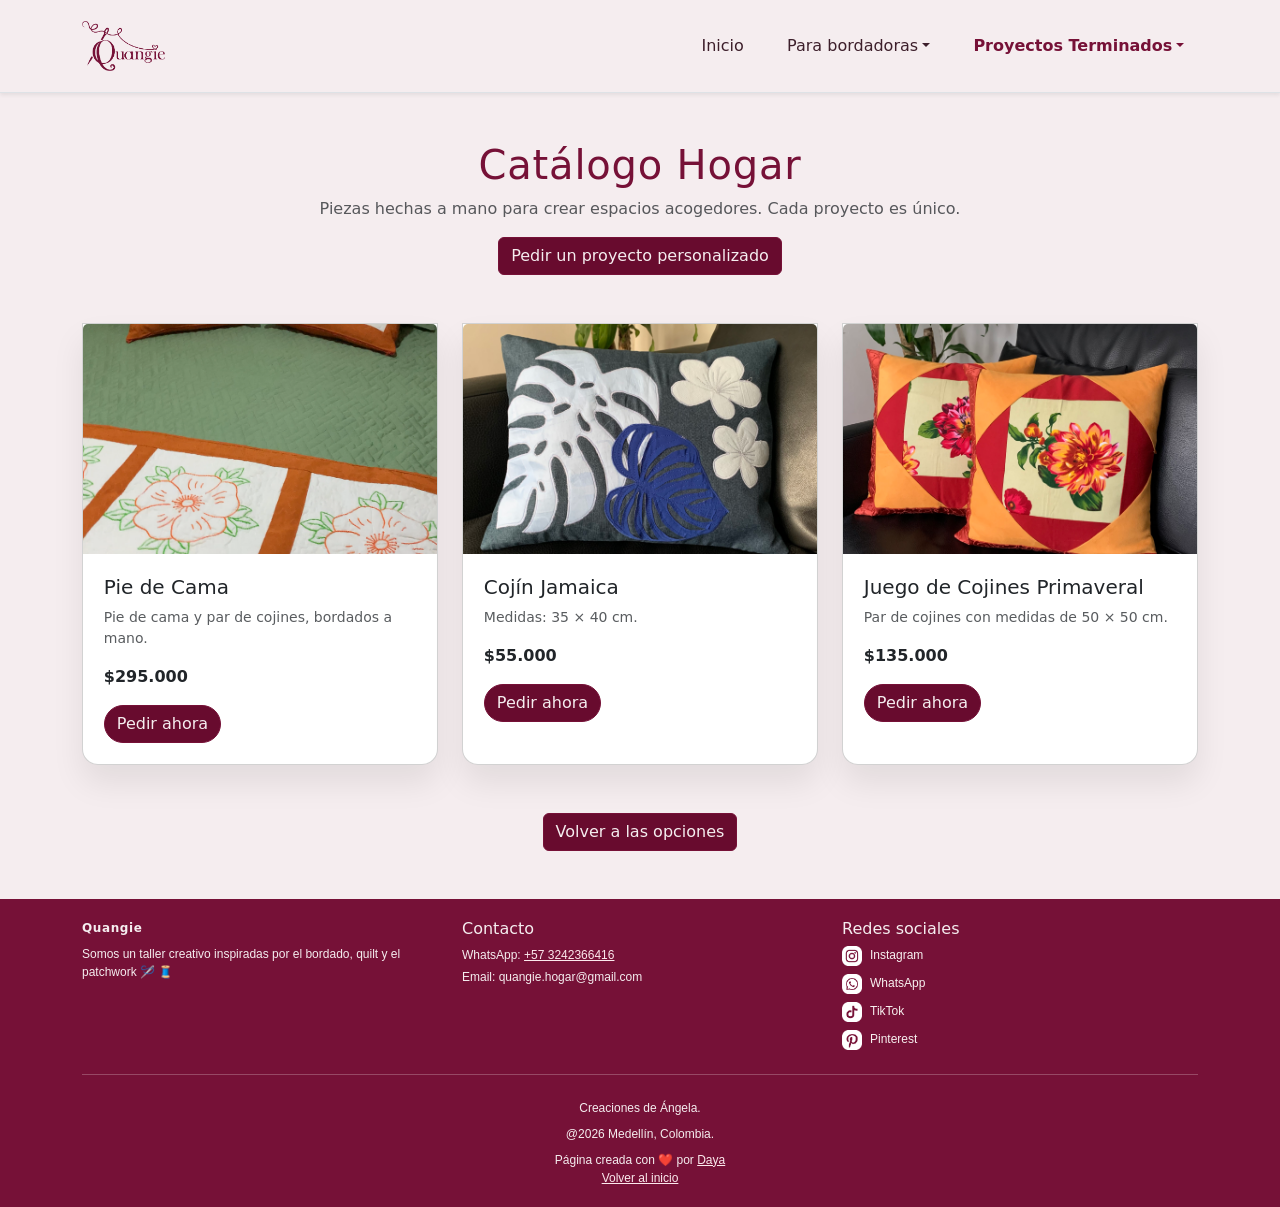
<file: catalogo-hogar.html>
<!doctype html>
<html lang="es">
  <head>
    <meta charset="utf-8">
    <meta name="viewport" content="width=device-width, initial-scale=1">
    <meta name="description" content="Catálogo de proyectos para el hogar de Quangie">
    <title>Quangie - Catálogo Hogar</title>
    <link rel="shortcut icon" href="./assets/Logo.png">
    <link rel="stylesheet" href="https://cdn.jsdelivr.net/npm/bootstrap@5.3.3/dist/css/bootstrap.min.css"
      integrity="sha384-QWTKZyjpPEjISv5WaRU9OFeRpok6YctnYmDr5pNlyT2bRjXh0JMhjY6hW+ALEwIH" crossorigin="anonymous">
    <link rel="stylesheet" href="style.css">
  </head>
  <body>
    <header>
      <nav class="navbar navbar-expand-lg border-bottom shadow-sm py-3">
        <div class="container">
          <a class="navbar-brand d-flex align-items-center" href="index.html"><img src="./assets/Logotipo.png" alt="Quangie" style="height:50px;width:auto;"></a>
          <button class="navbar-toggler" type="button" data-bs-toggle="collapse" data-bs-target="#navMenu" aria-controls="navMenu" aria-expanded="false" aria-label="Abrir menú"><span class="navbar-toggler-icon"></span></button>
          <div class="collapse navbar-collapse" id="navMenu"><ul class="navbar-nav ms-auto mb-2 mb-lg-0">
            <li class="nav-item"><a class="nav-link" href="index.html">Inicio</a></li>
            <li class="nav-item dropdown">
              <button type="button" class="nav-link dropdown-toggle" data-bs-toggle="dropdown" aria-expanded="false">Para bordadoras</button>
              <ul class="dropdown-menu">
                <li><a class="dropdown-item" href="plantillas.html">Plantillas</a></li>
                <li><a class="dropdown-item" href="ensamble.html">Ensamble</a></li>
                <li><a class="dropdown-item" href="galeria.html">Galería</a></li>
              </ul>
            </li>
            <li class="nav-item dropdown">
              <button type="button" class="nav-link dropdown-toggle active" data-bs-toggle="dropdown" aria-expanded="false">Proyectos Terminados</button>
              <ul class="dropdown-menu">
                <li><a class="dropdown-item" href="catalogo-infantil.html">Catálogo Infantil</a></li>
                <li><a class="dropdown-item active" aria-current="page" href="catalogo-hogar.html">Catálogo Hogar</a></li>
                <li><a class="dropdown-item" href="catalogo-navideno.html">Catálogo Navideño</a></li>
              </ul>
            </li>
          </ul></div>
        </div>
      </nav>
    </header>
    <main class="py-5 bg-soft">
      <div class="container">
        <div class="text-center mb-5">
          <h1 class="section-title" style="color:var(--quangie-primary);">Catálogo Hogar</h1>
          <p class="text-muted">Piezas hechas a mano para crear espacios acogedores. Cada proyecto es único.</p>
          <a href="https://wa.me/573242366416?text=Quiero%20hacer%20un%20pedido%20personalizado" target="_blank" rel="noopener noreferrer" class="btn btn-primary">Pedir un proyecto personalizado</a>
        </div>
        <div class="row g-4">
          <div class="col-md-4"><article class="card product-card h-100">
            <img src="./assets/IMG_9604.PNG" alt="Pie de cama bordado con cojines" class="card-img-top">
            <div class="card-body"><h2 class="h5">Pie de Cama</h2><p class="text-muted small">Pie de cama y par de cojines, bordados a mano.</p><p class="fw-semibold">$295.000</p>
              <a href="https://wa.me/573242366416?text=Hola%20Quisiera%20pedir%20el%20pie%20de%20Cama" target="_blank" rel="noopener noreferrer" class="btn btn-primary">Pedir ahora</a></div>
          </article></div>
          <div class="col-md-4"><article class="card product-card h-100">
            <img src="./assets/cojin1.jpg" alt="Cojín Jamaica" class="card-img-top">
            <div class="card-body"><h2 class="h5">Cojín Jamaica</h2><p class="text-muted small">Medidas: 35 × 40 cm.</p><p class="fw-semibold">$55.000</p>
              <a href="https://wa.me/573242366416?text=Hola%20Quisiera%20pedir%20el%20Coj%C3%ADn%20Jaimaicas" target="_blank" rel="noopener noreferrer" class="btn btn-primary">Pedir ahora</a></div>
          </article></div>
          <div class="col-md-4"><article class="card product-card h-100">
            <img src="./assets/cojin2.jpg" alt="Juego de cojines primaverales" class="card-img-top">
            <div class="card-body"><h2 class="h5">Juego de Cojines Primaveral</h2><p class="text-muted small">Par de cojines con medidas de 50 × 50 cm.</p><p class="fw-semibold">$135.000</p>
              <a href="https://wa.me/573242366416?text=Hola%20Quisiera%20pedir%20el%20juego%20de%20cojines%20Primaveral" target="_blank" rel="noopener noreferrer" class="btn btn-primary">Pedir ahora</a></div>
          </article></div>
        </div>
        <div class="text-center mt-5"><a href="index.html#hero" class="btn btn-primary">Volver a las opciones</a></div>
      </div>
    </main>
    <footer class="custom-footer">
      <div class="container">
        <div class="row gy-4">
          <div class="col-md-4">
            <p class="footer-brand mb-2">Quangie</p>
            <p class="footer-text">Somos un taller creativo inspiradas por el bordado, quilt y el patchwork 🪡 🧵</p>
          </div>
          <div class="col-md-4">
            <h6>Contacto</h6>
            <p class="footer-text mb-1">WhatsApp: <a href="https://wa.me/573242366416" class="footer-link">+57 3242366416</a></p>
            <p class="footer-text mb-0">Email: quangie.hogar@gmail.com</p>
          </div>
          <div class="col-md-4">
            <h6>Redes sociales</h6>
            <ul class="list-unstyled footer-text footer-social">
              <li><a href="https://www.instagram.com/quangie.hogar/" target="_blank"><img src="./assets/instagram.png" alt="Instagram" style="height: 20px; width: 20px; margin-right: 8px;">Instagram</a></li>
              <li style="margin-top: 8px;"><a href="https://wa.me/573242366416" target="_blank"><img src="./assets/whatsapp-icon.webp.png" alt="WhatsApp" style="height: 20px; width: 20px; margin-right: 8px;">WhatsApp</a></li>
              <li style="margin-top: 8px;"><a href="https://www.tiktok.com/@quangie.hogar" target="_blank"><img src="./assets/tiktok.png" alt="TikTok" style="height: 20px; width: 20px; margin-right: 8px;">TikTok</a></li>
              <li style="margin-top: 8px;"><a href="https://co.pinterest.com/quangiehogar/" target="_blank"><img src="./assets/pinterest.jpg.png" alt="Pinterest" style="height: 20px; width: 20px; margin-right: 8px;">Pinterest</a></li>
            </ul>
          </div>
        </div>
        <hr class="my-4">
        <div class="text-center footer-text">
          <p class="mb-2">Creaciones de Ángela.</p>
          <p class="mb-2">@2026 Medellín, Colombia.</p>
          <p class="mb-0">Página creada con ❤️ por <a href="https://www.behance.net/daya_arias" target="_blank" class="footer-link">Daya</a></p>
          <p class="mb-0"><a href="index.html" class="footer-link">Volver al inicio</a></p>
        </div>
      </div>
    </footer>
    <script src="https://cdn.jsdelivr.net/npm/bootstrap@5.3.3/dist/js/bootstrap.bundle.min.js"
      integrity="sha384-QWTKZyjpPEjISv5WaRU9OFeRpok6YctnYmDr5pNlyT2bRjXh0JMhjY6hW+ALEwIH" crossorigin="anonymous"></script>
  </body>
</html>
</file>
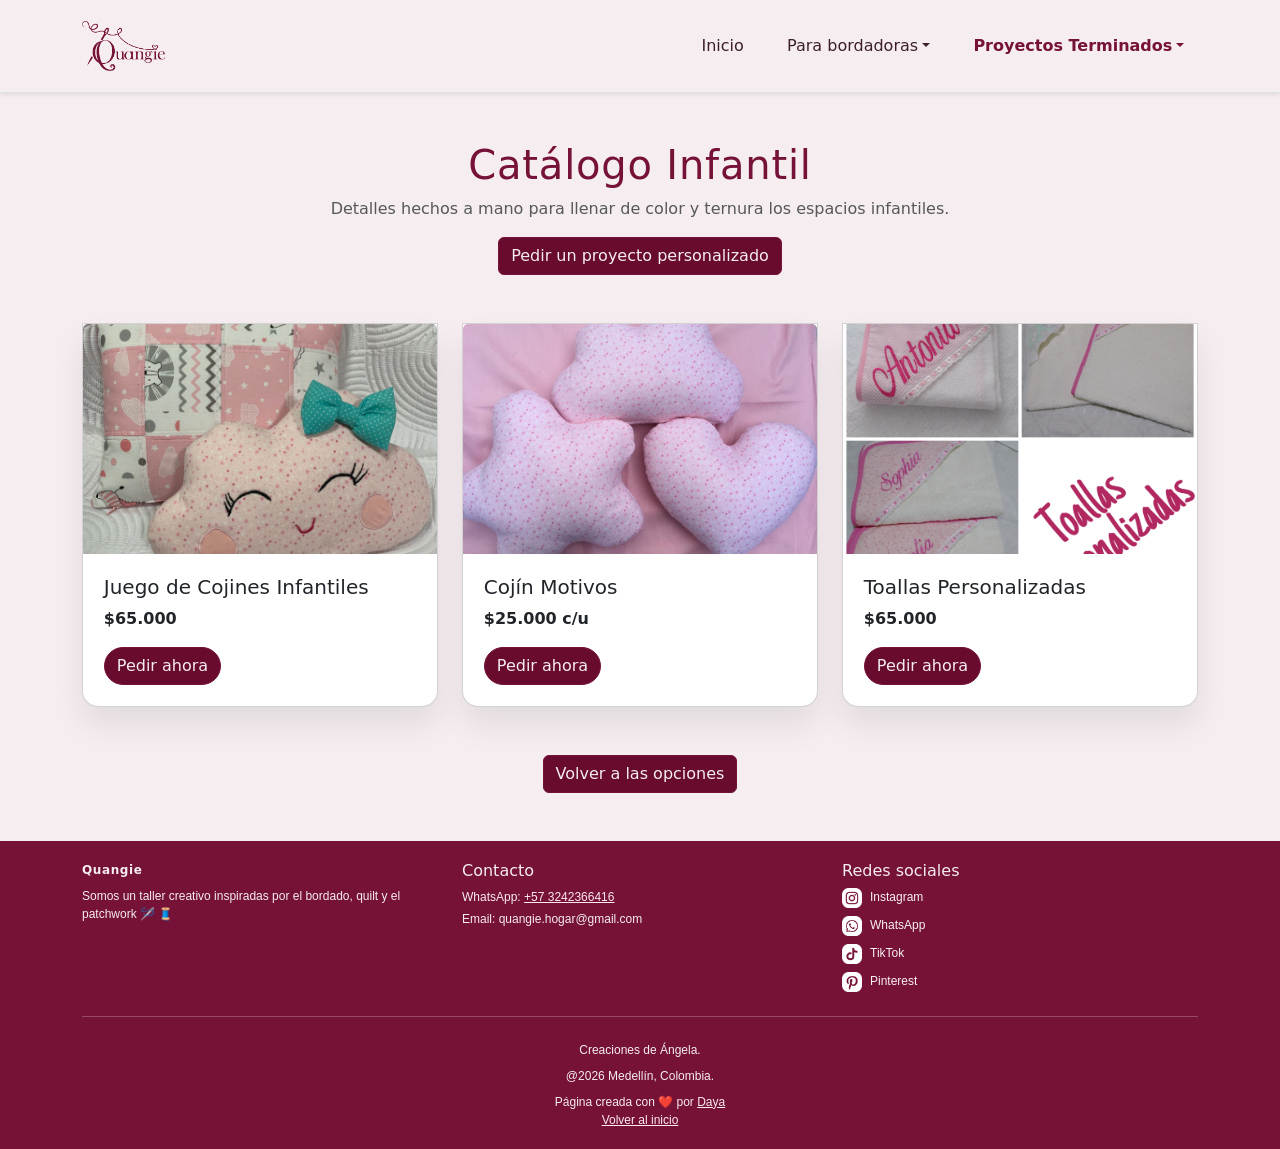
<file: catalogo-infantil.html>
<!doctype html>
<html lang="es">
  <head>
    <meta charset="utf-8">
    <meta name="viewport" content="width=device-width, initial-scale=1">
    <meta name="description" content="Catálogo de proyectos infantiles de Quangie">
    <title>Quangie - Catálogo Infantil</title>
    <link rel="shortcut icon" href="./assets/Logo.png">
    <link rel="stylesheet" href="https://cdn.jsdelivr.net/npm/bootstrap@5.3.3/dist/css/bootstrap.min.css"
      integrity="sha384-QWTKZyjpPEjISv5WaRU9OFeRpok6YctnYmDr5pNlyT2bRjXh0JMhjY6hW+ALEwIH" crossorigin="anonymous">
    <link rel="stylesheet" href="style.css">
  </head>
  <body>
    <header>
      <nav class="navbar navbar-expand-lg border-bottom shadow-sm py-3">
        <div class="container">
          <a class="navbar-brand d-flex align-items-center" href="index.html"><img src="./assets/Logotipo.png" alt="Quangie" style="height:50px;width:auto;"></a>
          <button class="navbar-toggler" type="button" data-bs-toggle="collapse" data-bs-target="#navMenu" aria-controls="navMenu" aria-expanded="false" aria-label="Abrir menú"><span class="navbar-toggler-icon"></span></button>
          <div class="collapse navbar-collapse" id="navMenu"><ul class="navbar-nav ms-auto mb-2 mb-lg-0">
            <li class="nav-item"><a class="nav-link" href="index.html">Inicio</a></li>
            <li class="nav-item dropdown">
              <button type="button" class="nav-link dropdown-toggle" data-bs-toggle="dropdown" aria-expanded="false">Para bordadoras</button>
              <ul class="dropdown-menu">
                <li><a class="dropdown-item" href="plantillas.html">Plantillas</a></li>
                <li><a class="dropdown-item" href="ensamble.html">Ensamble</a></li>
                <li><a class="dropdown-item" href="galeria.html">Galería</a></li>
              </ul>
            </li>
            <li class="nav-item dropdown">
              <button type="button" class="nav-link dropdown-toggle active" data-bs-toggle="dropdown" aria-expanded="false">Proyectos Terminados</button>
              <ul class="dropdown-menu">
                <li><a class="dropdown-item active" aria-current="page" href="catalogo-infantil.html">Catálogo Infantil</a></li>
                <li><a class="dropdown-item" href="catalogo-hogar.html">Catálogo Hogar</a></li>
                <li><a class="dropdown-item" href="catalogo-navideno.html">Catálogo Navideño</a></li>
              </ul>
            </li>
          </ul></div>
        </div>
      </nav>
    </header>
    <main class="py-5 bg-soft">
      <div class="container">
        <div class="text-center mb-5">
          <h1 class="section-title" style="color:var(--quangie-primary);">Catálogo Infantil</h1>
          <p class="text-muted">Detalles hechos a mano para llenar de color y ternura los espacios infantiles.</p>
          <a href="https://wa.me/573242366416?text=Quiero%20hacer%20un%20pedido%20personalizado" target="_blank" rel="noopener noreferrer" class="btn btn-primary">Pedir un proyecto personalizado</a>
        </div>
        <div class="row g-4">
          <div class="col-md-4"><article class="card product-card h-100">
            <img src="./assets/IMG-1099.jpg" alt="Juego de cojines infantiles" class="card-img-top">
            <div class="card-body"><h2 class="h5">Juego de Cojines Infantiles</h2><p class="fw-semibold">$65.000</p>
              <a href="https://wa.me/573242366416?text=Hola%20Quisiera%20pedir%20el%20juego%20de%20cojines%20Infantiles" target="_blank" rel="noopener noreferrer" class="btn btn-primary">Pedir ahora</a></div>
          </article></div>
          <div class="col-md-4"><article class="card product-card h-100">
            <img src="./assets/IMG-20200716-WA0009.jpg" alt="Cojín infantil con motivos" class="card-img-top">
            <div class="card-body"><h2 class="h5">Cojín Motivos</h2><p class="fw-semibold">$25.000 c/u</p>
              <a href="https://wa.me/573242366416?text=Hola%20Quisiera%20pedir%20el%20cojin%20Motivos" target="_blank" rel="noopener noreferrer" class="btn btn-primary">Pedir ahora</a></div>
          </article></div>
          <div class="col-md-4"><article class="card product-card h-100">
            <img src="./assets/Picsart_22-06-17_18-35-20-156.jpg" alt="Toallas personalizadas" class="card-img-top">
            <div class="card-body"><h2 class="h5">Toallas Personalizadas</h2><p class="fw-semibold">$65.000</p>
              <a href="https://wa.me/573242366416?text=Hola%20Quisiera%20pedir%20una%20tohalla%20Personalizada" target="_blank" rel="noopener noreferrer" class="btn btn-primary">Pedir ahora</a></div>
          </article></div>
        </div>
        <div class="text-center mt-5"><a href="index.html#hero" class="btn btn-primary">Volver a las opciones</a></div>
      </div>
    </main>
    <footer class="custom-footer">
      <div class="container">
        <div class="row gy-4">
          <div class="col-md-4">
            <p class="footer-brand mb-2">Quangie</p>
            <p class="footer-text">Somos un taller creativo inspiradas por el bordado, quilt y el patchwork 🪡 🧵</p>
          </div>
          <div class="col-md-4">
            <h6>Contacto</h6>
            <p class="footer-text mb-1">WhatsApp: <a href="https://wa.me/573242366416" class="footer-link">+57 3242366416</a></p>
            <p class="footer-text mb-0">Email: quangie.hogar@gmail.com</p>
          </div>
          <div class="col-md-4">
            <h6>Redes sociales</h6>
            <ul class="list-unstyled footer-text footer-social">
              <li><a href="https://www.instagram.com/quangie.hogar/" target="_blank"><img src="./assets/instagram.png" alt="Instagram" style="height: 20px; width: 20px; margin-right: 8px;">Instagram</a></li>
              <li style="margin-top: 8px;"><a href="https://wa.me/573242366416" target="_blank"><img src="./assets/whatsapp-icon.webp.png" alt="WhatsApp" style="height: 20px; width: 20px; margin-right: 8px;">WhatsApp</a></li>
              <li style="margin-top: 8px;"><a href="https://www.tiktok.com/@quangie.hogar" target="_blank"><img src="./assets/tiktok.png" alt="TikTok" style="height: 20px; width: 20px; margin-right: 8px;">TikTok</a></li>
              <li style="margin-top: 8px;"><a href="https://co.pinterest.com/quangiehogar/" target="_blank"><img src="./assets/pinterest.jpg.png" alt="Pinterest" style="height: 20px; width: 20px; margin-right: 8px;">Pinterest</a></li>
            </ul>
          </div>
        </div>
        <hr class="my-4">
        <div class="text-center footer-text">
          <p class="mb-2">Creaciones de Ángela.</p>
          <p class="mb-2">@2026 Medellín, Colombia.</p>
          <p class="mb-0">Página creada con ❤️ por <a href="https://www.behance.net/daya_arias" target="_blank" class="footer-link">Daya</a></p>
          <p class="mb-0"><a href="index.html" class="footer-link">Volver al inicio</a></p>
        </div>
      </div>
    </footer>
    <script src="https://cdn.jsdelivr.net/npm/bootstrap@5.3.3/dist/js/bootstrap.bundle.min.js"
      integrity="sha384-QWTKZyjpPEjISv5WaRU9OFeRpok6YctnYmDr5pNlyT2bRjXh0JMhjY6hW+ALEwIH" crossorigin="anonymous"></script>
  </body>
</html>
</file>
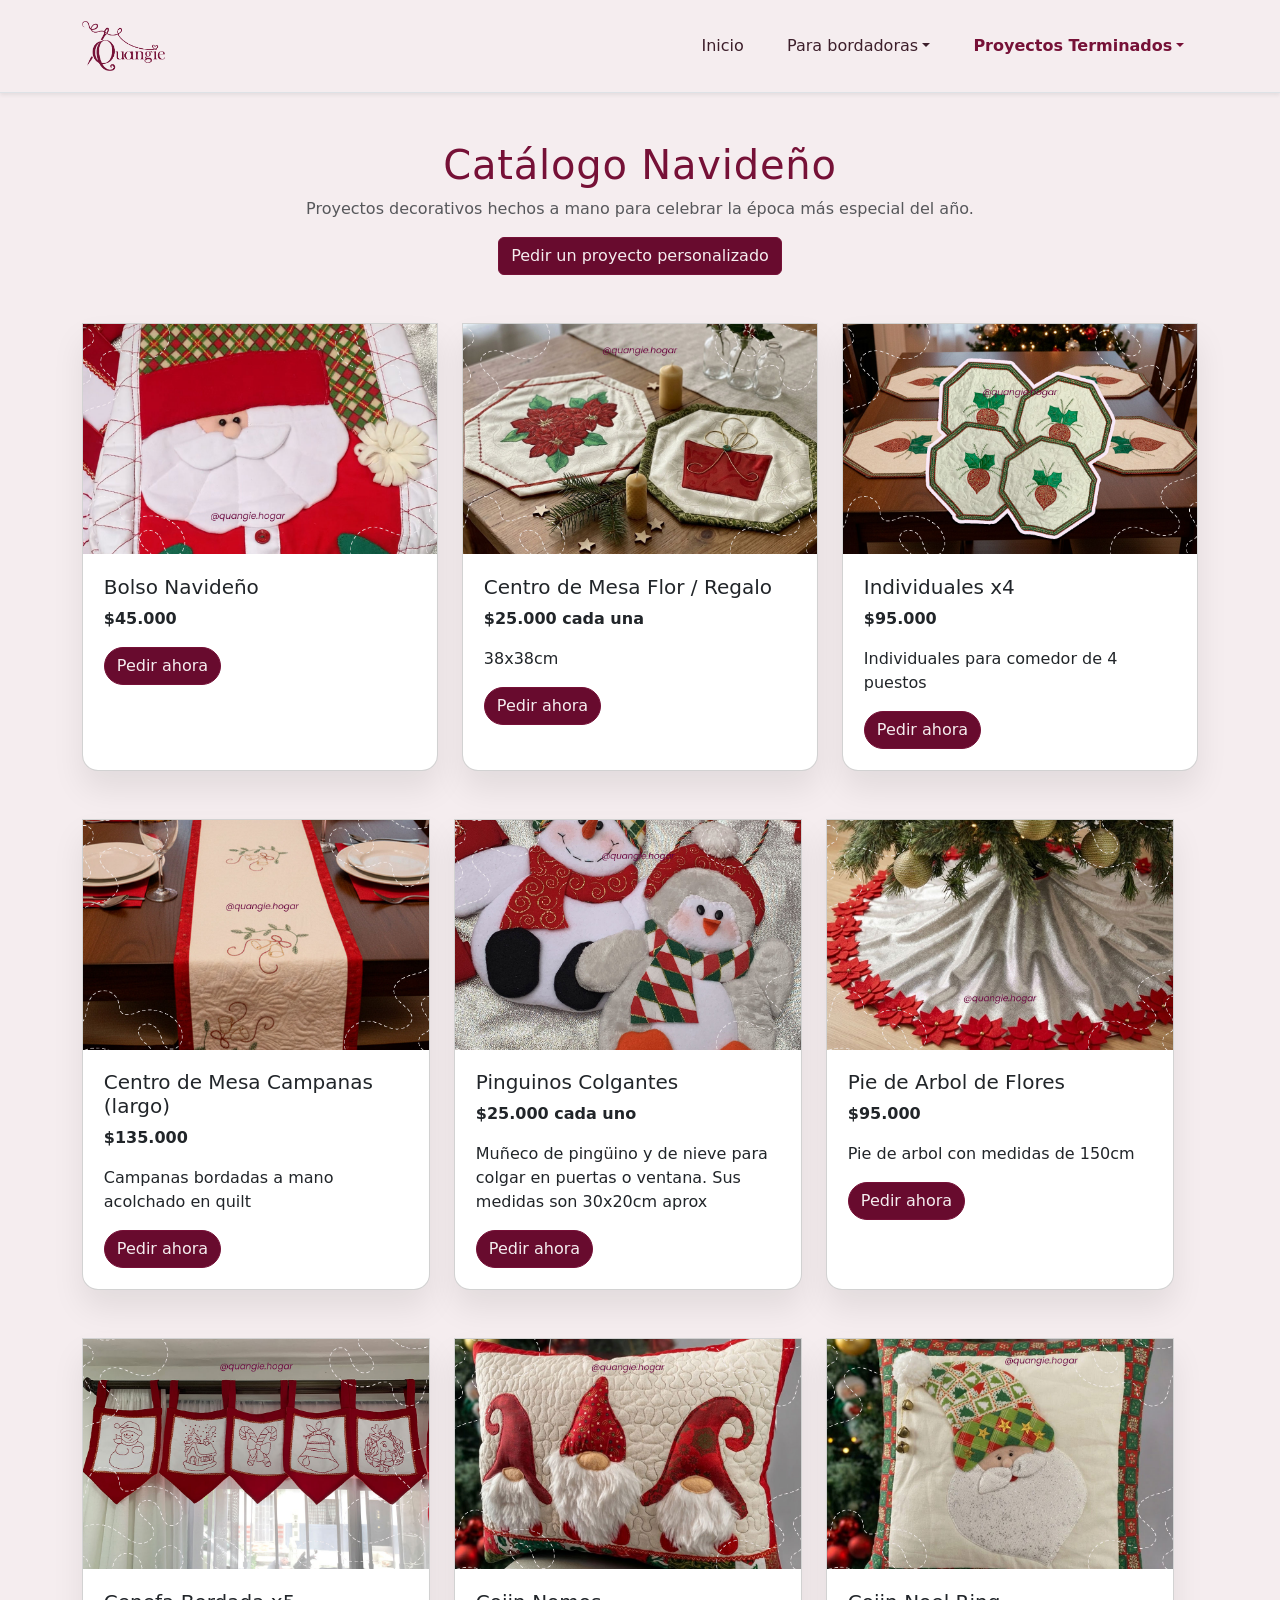
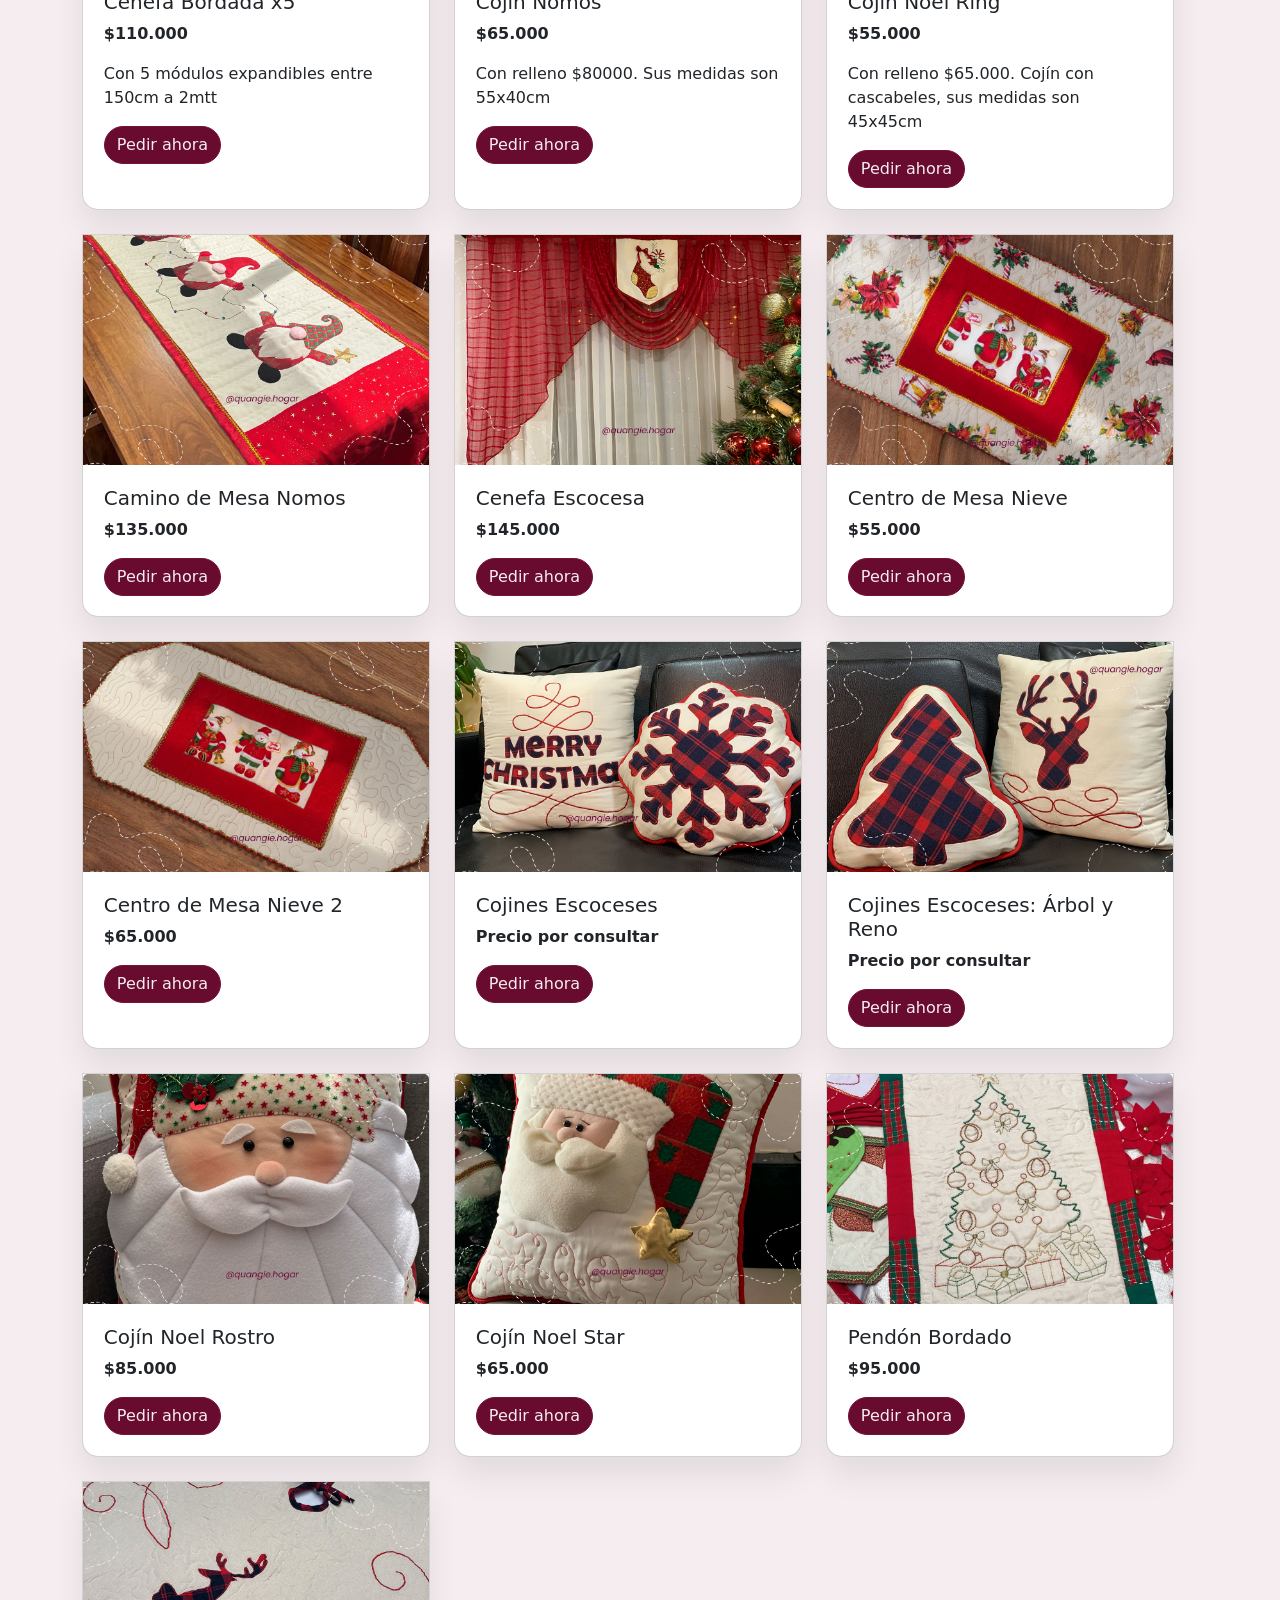
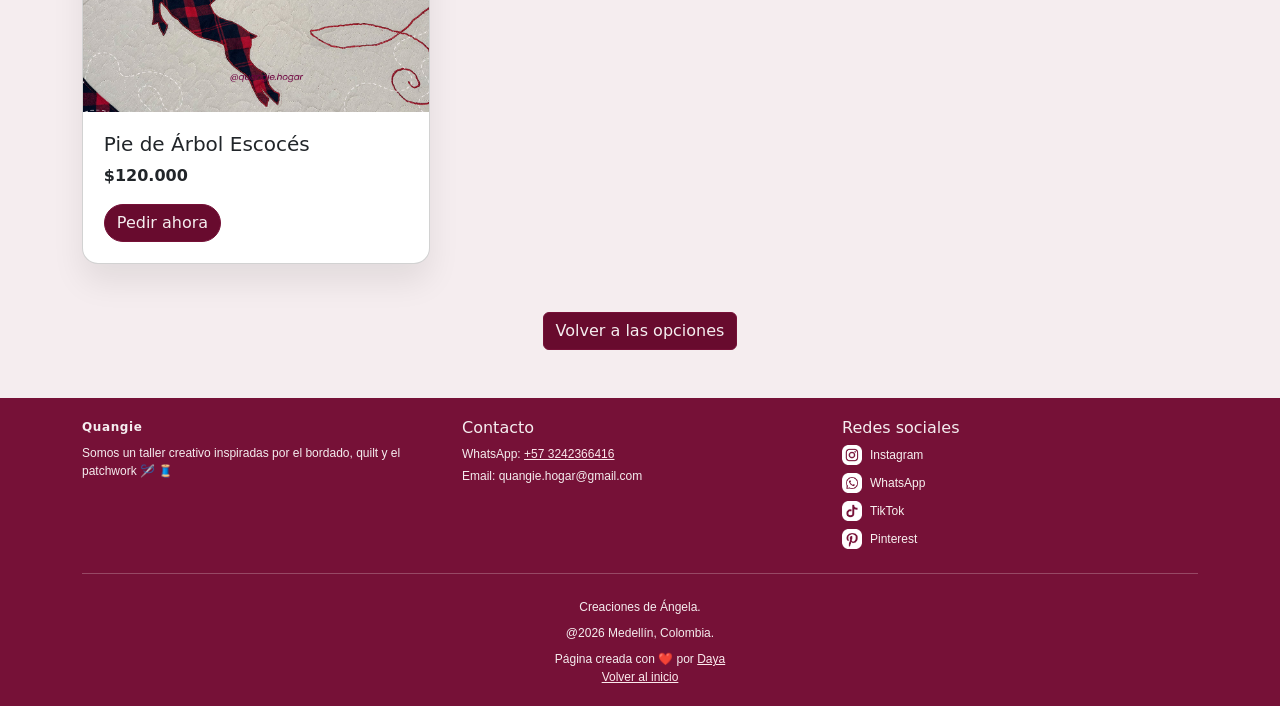
<file: catalogo-navideno.html>
<!doctype html>
<html lang="es">
  <head>
    <meta charset="utf-8">
    <meta name="viewport" content="width=device-width, initial-scale=1">
    <meta name="description" content="Catálogo navideño de proyectos bordados de Quangie">
    <title>Quangie - Catálogo Navideño</title>
    <link rel="shortcut icon" href="./assets/Logo.png">
    <link rel="stylesheet" href="https://cdn.jsdelivr.net/npm/bootstrap@5.3.3/dist/css/bootstrap.min.css"
      integrity="sha384-QWTKZyjpPEjISv5WaRU9OFeRpok6YctnYmDr5pNlyT2bRjXh0JMhjY6hW+ALEwIH" crossorigin="anonymous">
    <link rel="stylesheet" href="style.css">
  </head>
  <body>
    <header>
      <nav class="navbar navbar-expand-lg border-bottom shadow-sm py-3">
        <div class="container">
          <a class="navbar-brand d-flex align-items-center" href="index.html"><img src="./assets/Logotipo.png" alt="Quangie" style="height:50px;width:auto;"></a>
          <button class="navbar-toggler" type="button" data-bs-toggle="collapse" data-bs-target="#navMenu" aria-controls="navMenu" aria-expanded="false" aria-label="Abrir menú"><span class="navbar-toggler-icon"></span></button>
          <div class="collapse navbar-collapse" id="navMenu"><ul class="navbar-nav ms-auto mb-2 mb-lg-0">
            <li class="nav-item"><a class="nav-link" href="index.html">Inicio</a></li>
            <li class="nav-item dropdown">
              <button type="button" class="nav-link dropdown-toggle" data-bs-toggle="dropdown" aria-expanded="false">Para bordadoras</button>
              <ul class="dropdown-menu">
                <li><a class="dropdown-item" href="plantillas.html">Plantillas</a></li>
                <li><a class="dropdown-item" href="ensamble.html">Ensamble</a></li>
                <li><a class="dropdown-item" href="galeria.html">Galería</a></li>
              </ul>
            </li>
            <li class="nav-item dropdown">
              <button type="button" class="nav-link dropdown-toggle active" data-bs-toggle="dropdown" aria-expanded="false">Proyectos Terminados</button>
              <ul class="dropdown-menu">
                <li><a class="dropdown-item" href="catalogo-infantil.html">Catálogo Infantil</a></li>
                <li><a class="dropdown-item" href="catalogo-hogar.html">Catálogo Hogar</a></li>
                <li><a class="dropdown-item active" aria-current="page" href="catalogo-navideno.html">Catálogo Navideño</a></li>
              </ul>
            </li>
          </ul></div>
        </div>
      </nav>
    </header>
    <main class="py-5 bg-soft">
      <div class="container">
        <div class="text-center mb-5">
          <h1 class="section-title" style="color:var(--quangie-primary);">Catálogo Navideño</h1>
          <p class="text-muted">Proyectos decorativos hechos a mano para celebrar la época más especial del año.</p>
          <a href="https://wa.me/573242366416?text=Quiero%20hacer%20un%20pedido%20personalizado" target="_blank" rel="noopener noreferrer" class="btn btn-primary">Pedir un proyecto personalizado</a>
        </div>
        <div class="row g-4">
          <div class="col-md-4"><article class="card product-card h-100">
            <img src="./assets/Navidad2026/BolsoNavideño.jpg" alt="Bolso Navideño" class="card-img-top" data-video="./assets/Navidad2026/BolsoNavideño.mp4">
            <div class="card-body"><h2 class="h5">Bolso Navideño</h2><p class="fw-semibold">$45.000</p>
              <a href="https://wa.me/573242366416?text=Hola%20Quisiera%20pedir%20el%20bolso%20Navide%C3%B1o" target="_blank" rel="noopener noreferrer" class="btn btn-primary">Pedir ahora</a></div>
          </article></div>
          <div class="col-md-4"><article class="card product-card h-100">
            <img src="./assets/Navidad2026/CentrodemesaFloryRegalo.jpg" alt="Centro de mesa Flor y Regalo" class="card-img-top" data-video="./assets/Navidad2026/CentrodemesaFloryRegalo.mp4">
            <div class="card-body"><h2 class="h5">Centro de Mesa Flor / Regalo</h2><p class="fw-semibold">$25.000 cada una</p><p class="fw">38x38cm</p>
              <a href="https://wa.me/573242366416?text=Hola%20Quisiera%20pedir%20el%20proyecto%20Centro%20de%20Mesa" target="_blank" rel="noopener noreferrer" class="btn btn-primary">Pedir ahora</a></div>
          </article></div>
          <div class="col-md-4"><article class="card product-card h-100">
            <img src="./assets/Navidad2026/IndividualesEsferax4.jpg" alt="Juego de cuatro individuales navideños" class="card-img-top" data-video="./assets/Navidad2026/IndividualesEsferax4.mp4">
            <div class="card-body"><h2 class="h5">Individuales x4</h2><p class="fw-semibold">$95.000</p><p class="fw">Individuales para comedor de 4 puestos</p>
              <a href="https://wa.me/573242366416?text=Hola%20Quisiera%20pedir%20los%20individuales%20x4" target="_blank" rel="noopener noreferrer" class="btn btn-primary">Pedir ahora</a></div>
          </article></div>
      
        <div class="row g-4">
          <div class="col-md-4"><article class="card product-card h-100">
            <img src="./assets/Navidad2026/CentrodeMesaCampanas(largo).jpg" alt="Centro de Mesa Campanas (largo)" class="card-img-top" data-video="./assets/Navidad2026/CentrodeMesaCampanas(largo).mp4">
            <div class="card-body"><h2 class="h5">Centro de Mesa Campanas (largo)</h2><p class="fw-semibold">$135.000</p><p class="fw">Campanas bordadas a mano acolchado en quilt</p>
              <a href="https://wa.me/573242366416?text=Hola%20Quisiera%20pedir%20el%20centro%20de%20mesa%20campanas%20(largo)" target="_blank" rel="noopener noreferrer" class="btn btn-primary">Pedir ahora</a></div>
          </article></div>
          <div class="col-md-4"><article class="card product-card h-100">
            <img src="./assets/Navidad2026/PinguinosColgantes.jpg" alt="Pinguinos Colgantes" class="card-img-top" data-video="./assets/Navidad2026/PinguinosColgantes.mp4">
            <div class="card-body"><h2 class="h5">Pinguinos Colgantes</h2><p class="fw-semibold">$25.000 cada uno</p><p class="fw">Muñeco de pingüino y de nieve para colgar en puertas o ventana.  Sus medidas son 30x20cm aprox</p>
              <a href="https://wa.me/573242366416?text=Hola%20Quisiera%20pedir%20los%20pinguinos%20colgantes" target="_blank" rel="noopener noreferrer" class="btn btn-primary">Pedir ahora</a></div>
          </article></div>
          <div class="col-md-4"><article class="card product-card h-100">
            <img src="./assets/Navidad2026/PiedeArbolFlores.jpg" alt="Pie de Arbol de Flores" class="card-img-top" data-video="./assets/Navidad2026/PiedeArbolFlores.mp4">
            <div class="card-body"><h2 class="h5">Pie de Arbol de Flores</h2><p class="fw-semibold">$95.000</p><p class="fw">Pie de arbol con medidas de 150cm </p>
              <a href="https://wa.me/573242366416?text=Hola%20Quisiera%20pedir%20el%20pie%20de%20arbol%20de%20flores" target="_blank" rel="noopener noreferrer" class="btn btn-primary">Pedir ahora</a></div>
          </article></div>
        </div>
        <div class="row g-4">
          <div class="col-md-4"><article class="card product-card h-100">
            <img src="./assets/Navidad2026/CenefaBordadax5.jpg" alt="Cenefa Bordada x5" class="card-img-top" data-video="./assets/Navidad2026/CenefaBordadax5.mp4">
            <div class="card-body"><h2 class="h5">Cenefa Bordada x5</h2><p class="fw-semibold">$110.000</p><p class="fw">Con 5 módulos expandibles entre 150cm a 2mtt</p>
              <a href="https://wa.me/573242366416?text=Hola%20Quisiera%20pedir%20la%20cenefa%20bordada%20x5" target="_blank" rel="noopener noreferrer" class="btn btn-primary">Pedir ahora</a></div>
          </article></div>
          <div class="col-md-4"><article class="card product-card h-100">
            <img src="./assets/Navidad2026/CojinNomos.jpg" alt="Cojin Nomos" class="card-img-top" data-video="./assets/Navidad2026/CojinNomos.mp4">
            <div class="card-body"><h2 class="h5">Cojin Nomos</h2><p class="fw-semibold">$65.000</p><p class="fw">Con relleno $80000.   
Sus medidas son 55x40cm</p>
              <a href="https://wa.me/573242366416?text=Hola%20Quisiera%20pedir%20los%20cojin%20nomo" target="_blank" rel="noopener noreferrer" class="btn btn-primary">Pedir ahora</a></div>
          </article></div>
          <div class="col-md-4"><article class="card product-card h-100">
            <img src="./assets/Navidad2026/CojinNoelRing.jpg" alt="Cojin Noel Ring" class="card-img-top" data-video="./assets/Navidad2026/CojinNoelRing.mp4">
            <div class="card-body"><h2 class="h5">Cojin Noel Ring</h2><p class="fw-semibold">$55.000</p><p class="fw">Con relleno $65.000. 
Cojín con cascabeles, sus medidas son 45x45cm</p>
              <a href="https://wa.me/573242366416?text=Hola%20Quisiera%20pedir%20los%20cojines%20noel%20ring" target="_blank" rel="noopener noreferrer" class="btn btn-primary">Pedir ahora</a></div>
          </article></div>
        </div>
        <div class="row g-4 mt-0">
          <div class="col-md-4"><article class="card product-card h-100">
            <img src="./assets/Navidad2026/CaminodeMesaNomos.jpg" alt="Camino de mesa con nomos navideños" class="card-img-top" data-video="./assets/Navidad2026/CaminodeMesaNomos.mp4">
            <div class="card-body"><h2 class="h5">Camino de Mesa Nomos</h2><p class="fw-semibold">$135.000</p>
              <a href="https://wa.me/573242366416?text=Hola%20Quisiera%20pedir%20el%20camino%20de%20mesa%20nomos" target="_blank" rel="noopener noreferrer" class="btn btn-primary">Pedir ahora</a></div>
          </article></div>
          <div class="col-md-4"><article class="card product-card h-100">
            <img src="./assets/Navidad2026/Cenefaescocesa.jpg" alt="Cenefa navideña escocesa" class="card-img-top" data-video="./assets/Navidad2026/Cenefaescocesa.mp4">
            <div class="card-body"><h2 class="h5">Cenefa Escocesa</h2><p class="fw-semibold">$145.000</p>
              <a href="https://wa.me/573242366416?text=Hola%20Quisiera%20pedir%20la%20cenefa%20escocesa" target="_blank" rel="noopener noreferrer" class="btn btn-primary">Pedir ahora</a></div>
          </article></div>
          <div class="col-md-4"><article class="card product-card h-100">
            <img src="./assets/Navidad2026/CentrodeMesaNieve.jpg" alt="Centro de mesa navideño Nieve" class="card-img-top" data-video="./assets/Navidad2026/CentrodeMesaNieve.mp4">
            <div class="card-body"><h2 class="h5">Centro de Mesa Nieve</h2><p class="fw-semibold">$55.000</p>
              <a href="https://wa.me/573242366416?text=Hola%20Quisiera%20pedir%20el%20centro%20de%20mesa%20nieve" target="_blank" rel="noopener noreferrer" class="btn btn-primary">Pedir ahora</a></div>
          </article></div>
        </div>
        <div class="row g-4 mt-0">
          <div class="col-md-4"><article class="card product-card h-100">
            <img src="./assets/Navidad2026/CentrodeMesaNieve2.jpg" alt="Centro de mesa navideño Nieve diseño dos" class="card-img-top" data-video="./assets/Navidad2026/CentrodeMesaNieve2.mp4">
            <div class="card-body"><h2 class="h5">Centro de Mesa Nieve 2</h2><p class="fw-semibold">$65.000</p>
              <a href="https://wa.me/573242366416?text=Hola%20Quisiera%20pedir%20el%20centro%20de%20mesa%20nieve%202" target="_blank" rel="noopener noreferrer" class="btn btn-primary">Pedir ahora</a></div>
          </article></div>
          <div class="col-md-4"><article class="card product-card h-100">
            <img src="./assets/Navidad2026/Cojinesescocesa.jpg" alt="Juego de cojines navideños escoceses" class="card-img-top" data-video="./assets/Navidad2026/Cojinesescocesa.mp4">
            <div class="card-body"><h2 class="h5">Cojines Escoceses</h2><p class="fw-semibold">Precio por consultar</p>
              <a href="https://wa.me/573242366416?text=Hola%20Quisiera%20pedir%20los%20cojines%20escoceses" target="_blank" rel="noopener noreferrer" class="btn btn-primary">Pedir ahora</a></div>
          </article></div>
          <div class="col-md-4"><article class="card product-card h-100">
            <img src="./assets/Navidad2026/CojinesEscocesa2.jpg" alt="Cojines navideños escoceses con diseños de árbol y reno" class="card-img-top">
            <div class="card-body"><h2 class="h5">Cojines Escoceses: Árbol y Reno</h2><p class="fw-semibold">Precio por consultar</p>
              <a href="https://wa.me/573242366416?text=Hola%20Quisiera%20pedir%20los%20cojines%20escoceses%20de%20%C3%A1rbol%20y%20reno" target="_blank" rel="noopener noreferrer" class="btn btn-primary">Pedir ahora</a></div>
          </article></div>
        </div>
        <div class="row g-4 mt-0">
          <div class="col-md-4"><article class="card product-card h-100">
            <img src="./assets/Navidad2026/CojinNoelRostro.jpg" alt="Cojín navideño con rostro de Noel" class="card-img-top">
            <div class="card-body"><h2 class="h5">Cojín Noel Rostro</h2><p class="fw-semibold">$85.000</p>
              <a href="https://wa.me/573242366416?text=Hola%20Quisiera%20pedir%20el%20coj%C3%ADn%20Noel%20Rostro" target="_blank" rel="noopener noreferrer" class="btn btn-primary">Pedir ahora</a></div>
          </article></div>
          <div class="col-md-4"><article class="card product-card h-100">
            <img src="./assets/Navidad2026/CojinNoelStar.jpg" alt="Cojín navideño Noel con estrella" class="card-img-top">
            <div class="card-body"><h2 class="h5">Cojín Noel Star</h2><p class="fw-semibold">$65.000</p>
              <a href="https://wa.me/573242366416?text=Hola%20Quisiera%20pedir%20el%20coj%C3%ADn%20Noel%20Star" target="_blank" rel="noopener noreferrer" class="btn btn-primary">Pedir ahora</a></div>
          </article></div>
          <div class="col-md-4"><article class="card product-card h-100">
            <img src="./assets/Navidad2026/PendonBordado.jpg" alt="Pendón navideño bordado con árbol y regalos" class="card-img-top">
            <div class="card-body"><h2 class="h5">Pendón Bordado</h2><p class="fw-semibold">$95.000</p>
              <a href="https://wa.me/573242366416?text=Hola%20Quisiera%20pedir%20el%20pend%C3%B3n%20bordado" target="_blank" rel="noopener noreferrer" class="btn btn-primary">Pedir ahora</a></div>
          </article></div>
        </div>
        <div class="row g-4 mt-0">
          <div class="col-md-4"><article class="card product-card h-100">
            <img src="./assets/Navidad2026/PiedeArbol.jpg" alt="Pie de árbol navideño escocés con reno" class="card-img-top" data-video="./assets/Navidad2026/PiedeArbol.mp4">
            <div class="card-body"><h2 class="h5">Pie de Árbol Escocés</h2><p class="fw-semibold">$120.000</p>
              <a href="https://wa.me/573242366416?text=Hola%20Quisiera%20pedir%20el%20pie%20de%20%C3%A1rbol%20escoc%C3%A9s" target="_blank" rel="noopener noreferrer" class="btn btn-primary">Pedir ahora</a></div>
          </article></div>
        </div>
        <div class="text-center mt-5"><a href="index.html#hero" class="btn btn-primary">Volver a las opciones</a></div>
      </div>
    </main>
    <footer class="custom-footer">
      <div class="container">
        <div class="row gy-4">
          <div class="col-md-4">
            <p class="footer-brand mb-2">Quangie</p>
            <p class="footer-text">Somos un taller creativo inspiradas por el bordado, quilt y el patchwork 🪡 🧵</p>
          </div>
          <div class="col-md-4">
            <h6>Contacto</h6>
            <p class="footer-text mb-1">WhatsApp: <a href="https://wa.me/573242366416" class="footer-link">+57 3242366416</a></p>
            <p class="footer-text mb-0">Email: quangie.hogar@gmail.com</p>
          </div>
          <div class="col-md-4">
            <h6>Redes sociales</h6>
            <ul class="list-unstyled footer-text footer-social">
              <li><a href="https://www.instagram.com/quangie.hogar/" target="_blank"><img src="./assets/instagram.png" alt="Instagram" style="height: 20px; width: 20px; margin-right: 8px;">Instagram</a></li>
              <li style="margin-top: 8px;"><a href="https://wa.me/573242366416" target="_blank"><img src="./assets/whatsapp-icon.webp.png" alt="WhatsApp" style="height: 20px; width: 20px; margin-right: 8px;">WhatsApp</a></li>
              <li style="margin-top: 8px;"><a href="https://www.tiktok.com/@quangie.hogar" target="_blank"><img src="./assets/tiktok.png" alt="TikTok" style="height: 20px; width: 20px; margin-right: 8px;">TikTok</a></li>
              <li style="margin-top: 8px;"><a href="https://co.pinterest.com/quangiehogar/" target="_blank"><img src="./assets/pinterest.jpg.png" alt="Pinterest" style="height: 20px; width: 20px; margin-right: 8px;">Pinterest</a></li>
            </ul>
          </div>
        </div>
        <hr class="my-4">
        <div class="text-center footer-text">
          <p class="mb-2">Creaciones de Ángela.</p>
          <p class="mb-2">@2026 Medellín, Colombia.</p>
          <p class="mb-0">Página creada con ❤️ por <a href="https://www.behance.net/daya_arias" target="_blank" class="footer-link">Daya</a></p>
          <p class="mb-0"><a href="index.html" class="footer-link">Volver al inicio</a></p>
        </div>
      </div>
    </footer>
    <dialog class="product-video-modal" id="productVideoDialog" aria-label="Video del producto">
      <button type="button" class="product-video-close" id="closeProductVideo" aria-label="Cerrar video">&times;</button>
      <video id="productVideo" controls autoplay loop muted playsinline preload="none" aria-label="Video del producto"></video>
    </dialog>
    <script src="https://cdn.jsdelivr.net/npm/bootstrap@5.3.3/dist/js/bootstrap.bundle.min.js"
      integrity="sha384-YvpcrYf0tY3lHB60NNkmXc5s9fDVZLESaAA55NDzOxhy9GkcIdslK1eN7N6jIeHz" crossorigin="anonymous"></script>
    <script>
      const productVideoDialog = document.getElementById('productVideoDialog');
      const productVideo = document.getElementById('productVideo');

      document.querySelectorAll('.product-card > img.card-img-top[data-video]').forEach(function (image) {
        image.tabIndex = 0;
        image.setAttribute('role', 'button');
        image.setAttribute('aria-label', 'Ver video del producto: ' + image.alt);

        function showProduct() {
          productVideo.src = image.dataset.video;
          productVideoDialog.showModal();
          productVideo.play().catch(function (error) {
            console.error('No se pudo reproducir el video del producto.', error);
          });
        }

        image.addEventListener('click', showProduct);
        image.addEventListener('keydown', function (event) {
          if (event.key === 'Enter' || event.key === ' ') {
            event.preventDefault();
            showProduct();
          }
        });
      });

      document.getElementById('closeProductVideo').addEventListener('click', function () {
        productVideoDialog.close();
      });

      productVideoDialog.addEventListener('click', function (event) {
        if (event.target === productVideoDialog) {
          productVideoDialog.close();
        }
      });

      productVideoDialog.addEventListener('close', function () {
        productVideo.pause();
        productVideo.currentTime = 0;
        productVideo.removeAttribute('src');
        productVideo.load();
      });
    </script>
  </body>
</html>
</file>
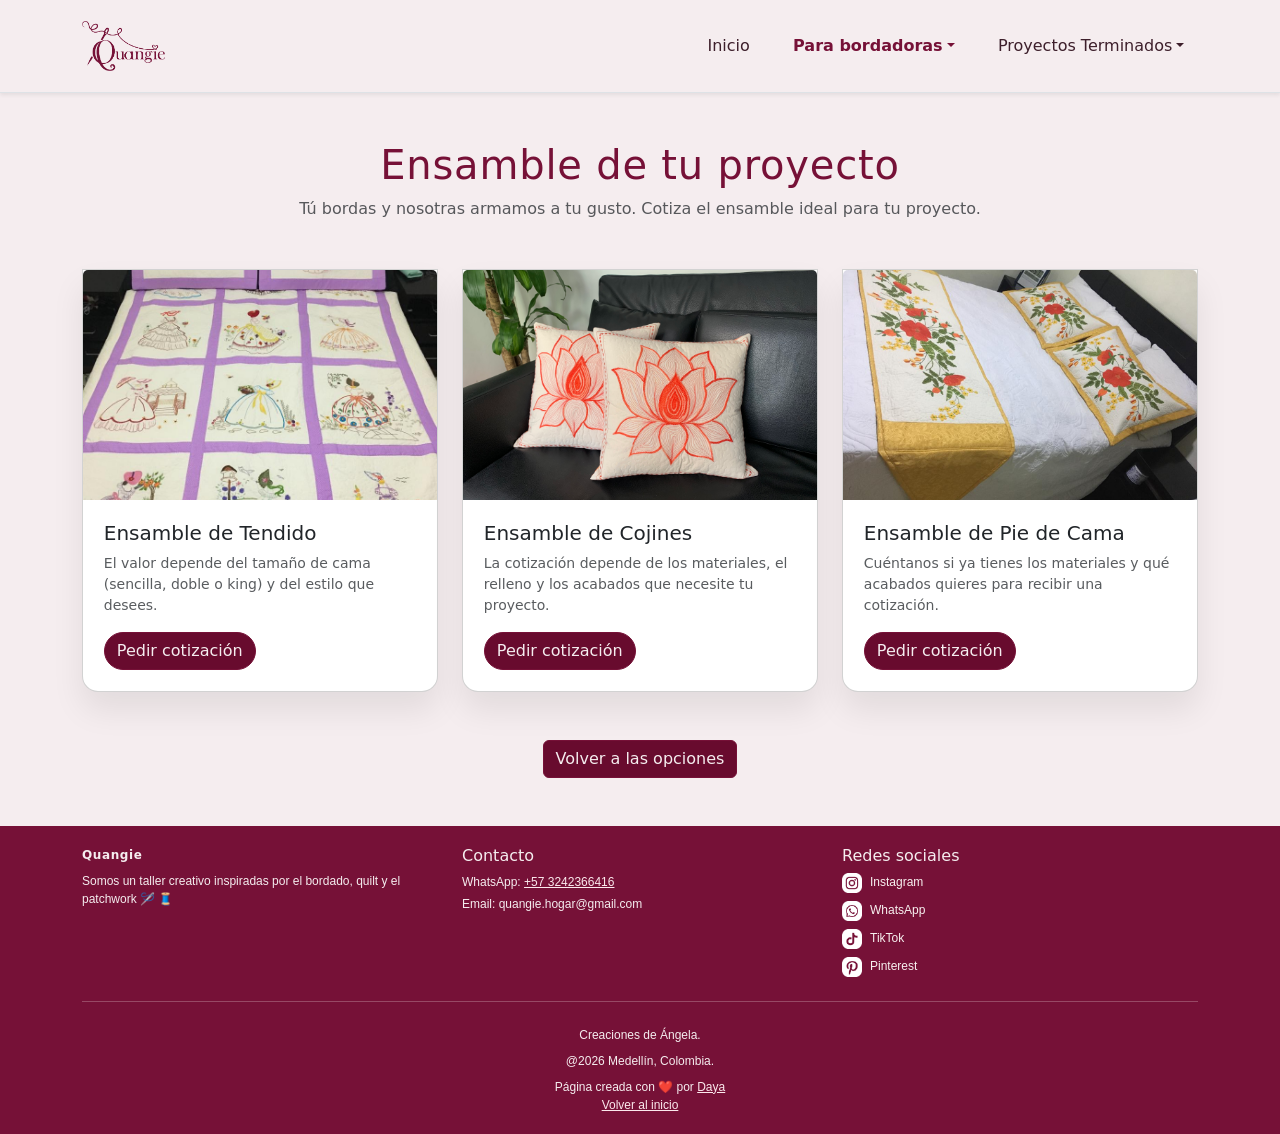
<file: ensamble.html>
<!doctype html>
<html lang="es">
  <head>
    <meta charset="utf-8">
    <meta name="viewport" content="width=device-width, initial-scale=1">
    <meta name="description" content="Servicio de ensamble de proyectos bordados Quangie">
    <title>Quangie - Ensamble</title>
    <link rel="shortcut icon" href="./assets/Logo.png">
    <link rel="stylesheet" href="https://cdn.jsdelivr.net/npm/bootstrap@5.3.3/dist/css/bootstrap.min.css"
      integrity="sha384-QWTKZyjpPEjISv5WaRU9OFeRpok6YctnYmDr5pNlyT2bRjXh0JMhjY6hW+ALEwIH" crossorigin="anonymous">
    <link rel="stylesheet" href="style.css">
  </head>
  <body>
    <header>
      <nav class="navbar navbar-expand-lg border-bottom shadow-sm py-3">
        <div class="container">
          <a class="navbar-brand d-flex align-items-center" href="index.html"><img src="./assets/Logotipo.png" alt="Quangie" style="height:50px;width:auto;"></a>
          <button class="navbar-toggler" type="button" data-bs-toggle="collapse" data-bs-target="#navMenu" aria-controls="navMenu" aria-expanded="false" aria-label="Abrir menú"><span class="navbar-toggler-icon"></span></button>
          <div class="collapse navbar-collapse" id="navMenu"><ul class="navbar-nav ms-auto mb-2 mb-lg-0">
            <li class="nav-item"><a class="nav-link" href="index.html">Inicio</a></li>
            <li class="nav-item dropdown">
              <button type="button" class="nav-link dropdown-toggle active" data-bs-toggle="dropdown" aria-expanded="false">Para bordadoras</button>
              <ul class="dropdown-menu">
                <li><a class="dropdown-item" href="plantillas.html">Plantillas</a></li>
                <li><a class="dropdown-item active" aria-current="page" href="ensamble.html">Ensamble</a></li>
                <li><a class="dropdown-item" href="galeria.html">Galería</a></li>
              </ul>
            </li>
            <li class="nav-item dropdown">
              <button type="button" class="nav-link dropdown-toggle" data-bs-toggle="dropdown" aria-expanded="false">Proyectos Terminados</button>
              <ul class="dropdown-menu">
                <li><a class="dropdown-item" href="catalogo-infantil.html">Catálogo Infantil</a></li>
                <li><a class="dropdown-item" href="catalogo-hogar.html">Catálogo Hogar</a></li>
                <li><a class="dropdown-item" href="catalogo-navideno.html">Catálogo Navideño</a></li>
              </ul>
            </li>
          </ul></div>
        </div>
      </nav>
    </header>
    <main class="py-5 bg-soft">
      <div class="container">
        <div class="text-center mb-5">
          <h1 class="section-title" style="color:var(--quangie-primary);">Ensamble de tu proyecto</h1>
          <p class="text-muted">Tú bordas y nosotras armamos a tu gusto. Cotiza el ensamble ideal para tu proyecto.</p>
        </div>
        <div class="row g-4">
          <div class="col-md-4">
            <article class="card product-card h-100">
              <img src="./assets/IMG-20190730-WA0003.jpg" alt="Ensamble de tendido" class="card-img-top">
              <div class="card-body"><h2 class="h5">Ensamble de Tendido</h2>
                <p class="text-muted small">El valor depende del tamaño de cama (sencilla, doble o king) y del estilo que desees.</p>
                <a href="https://wa.me/573242366416?text=Hola%20Quisiera%20cotizar%20el%20Ensamble%20de%20Tendido" target="_blank" rel="noopener noreferrer" class="btn btn-primary">Pedir cotización</a>
              </div>
            </article>
          </div>
          <div class="col-md-4">
            <article class="card product-card h-100">
              <img src="./assets/IMG-1440.jpg" alt="Ensamble de cojines" class="card-img-top">
              <div class="card-body"><h2 class="h5">Ensamble de Cojines</h2>
                <p class="text-muted small">La cotización depende de los materiales, el relleno y los acabados que necesite tu proyecto.</p>
                <a href="https://wa.me/573242366416?text=Hola%20Quisiera%20cotizar%20el%20Ensamble%20de%20Cojines" target="_blank" rel="noopener noreferrer" class="btn btn-primary">Pedir cotización</a>
              </div>
            </article>
          </div>
          <div class="col-md-4">
            <article class="card product-card h-100">
              <img src="./assets/IMG-20210315-WA0001.jpg" alt="Ensamble de pie de cama" class="card-img-top">
              <div class="card-body"><h2 class="h5">Ensamble de Pie de Cama</h2>
                <p class="text-muted small">Cuéntanos si ya tienes los materiales y qué acabados quieres para recibir una cotización.</p>
                <a href="https://wa.me/573242366416?text=Hola%20Quisiera%20cotizar%20el%20Ensamble%20de%20Pie%20de%20Cama" target="_blank" rel="noopener noreferrer" class="btn btn-primary">Pedir cotización</a>
              </div>
            </article>
          </div>
        </div>
        <div class="text-center mt-5"><a href="index.html#hero" class="btn btn-primary">Volver a las opciones</a></div>
      </div>
    </main>
    <footer class="custom-footer">
      <div class="container">
        <div class="row gy-4">
          <div class="col-md-4">
            <p class="footer-brand mb-2">Quangie</p>
            <p class="footer-text">Somos un taller creativo inspiradas por el bordado, quilt y el patchwork 🪡 🧵</p>
          </div>
          <div class="col-md-4">
            <h6>Contacto</h6>
            <p class="footer-text mb-1">WhatsApp: <a href="https://wa.me/573242366416" class="footer-link">+57 3242366416</a></p>
            <p class="footer-text mb-0">Email: quangie.hogar@gmail.com</p>
          </div>
          <div class="col-md-4">
            <h6>Redes sociales</h6>
            <ul class="list-unstyled footer-text footer-social">
              <li><a href="https://www.instagram.com/quangie.hogar/" target="_blank"><img src="./assets/instagram.png" alt="Instagram" style="height: 20px; width: 20px; margin-right: 8px;">Instagram</a></li>
              <li style="margin-top: 8px;"><a href="https://wa.me/573242366416" target="_blank"><img src="./assets/whatsapp-icon.webp.png" alt="WhatsApp" style="height: 20px; width: 20px; margin-right: 8px;">WhatsApp</a></li>
              <li style="margin-top: 8px;"><a href="https://www.tiktok.com/@quangie.hogar" target="_blank"><img src="./assets/tiktok.png" alt="TikTok" style="height: 20px; width: 20px; margin-right: 8px;">TikTok</a></li>
              <li style="margin-top: 8px;"><a href="https://co.pinterest.com/quangiehogar/" target="_blank"><img src="./assets/pinterest.jpg.png" alt="Pinterest" style="height: 20px; width: 20px; margin-right: 8px;">Pinterest</a></li>
            </ul>
          </div>
        </div>
        <hr class="my-4">
        <div class="text-center footer-text">
          <p class="mb-2">Creaciones de Ángela.</p>
          <p class="mb-2">@2026 Medellín, Colombia.</p>
          <p class="mb-0">Página creada con ❤️ por <a href="https://www.behance.net/daya_arias" target="_blank" class="footer-link">Daya</a></p>
          <p class="mb-0"><a href="index.html" class="footer-link">Volver al inicio</a></p>
        </div>
      </div>
    </footer>
    <script src="https://cdn.jsdelivr.net/npm/bootstrap@5.3.3/dist/js/bootstrap.bundle.min.js"
      integrity="sha384-YvpcrKZyjpPEjISv5WaRU9OFeRpok6YctnYmDr5pNlyT2bRjXh0JMhjY6hW+ALEwIH" crossorigin="anonymous"></script>
  </body>
</html>
</file>
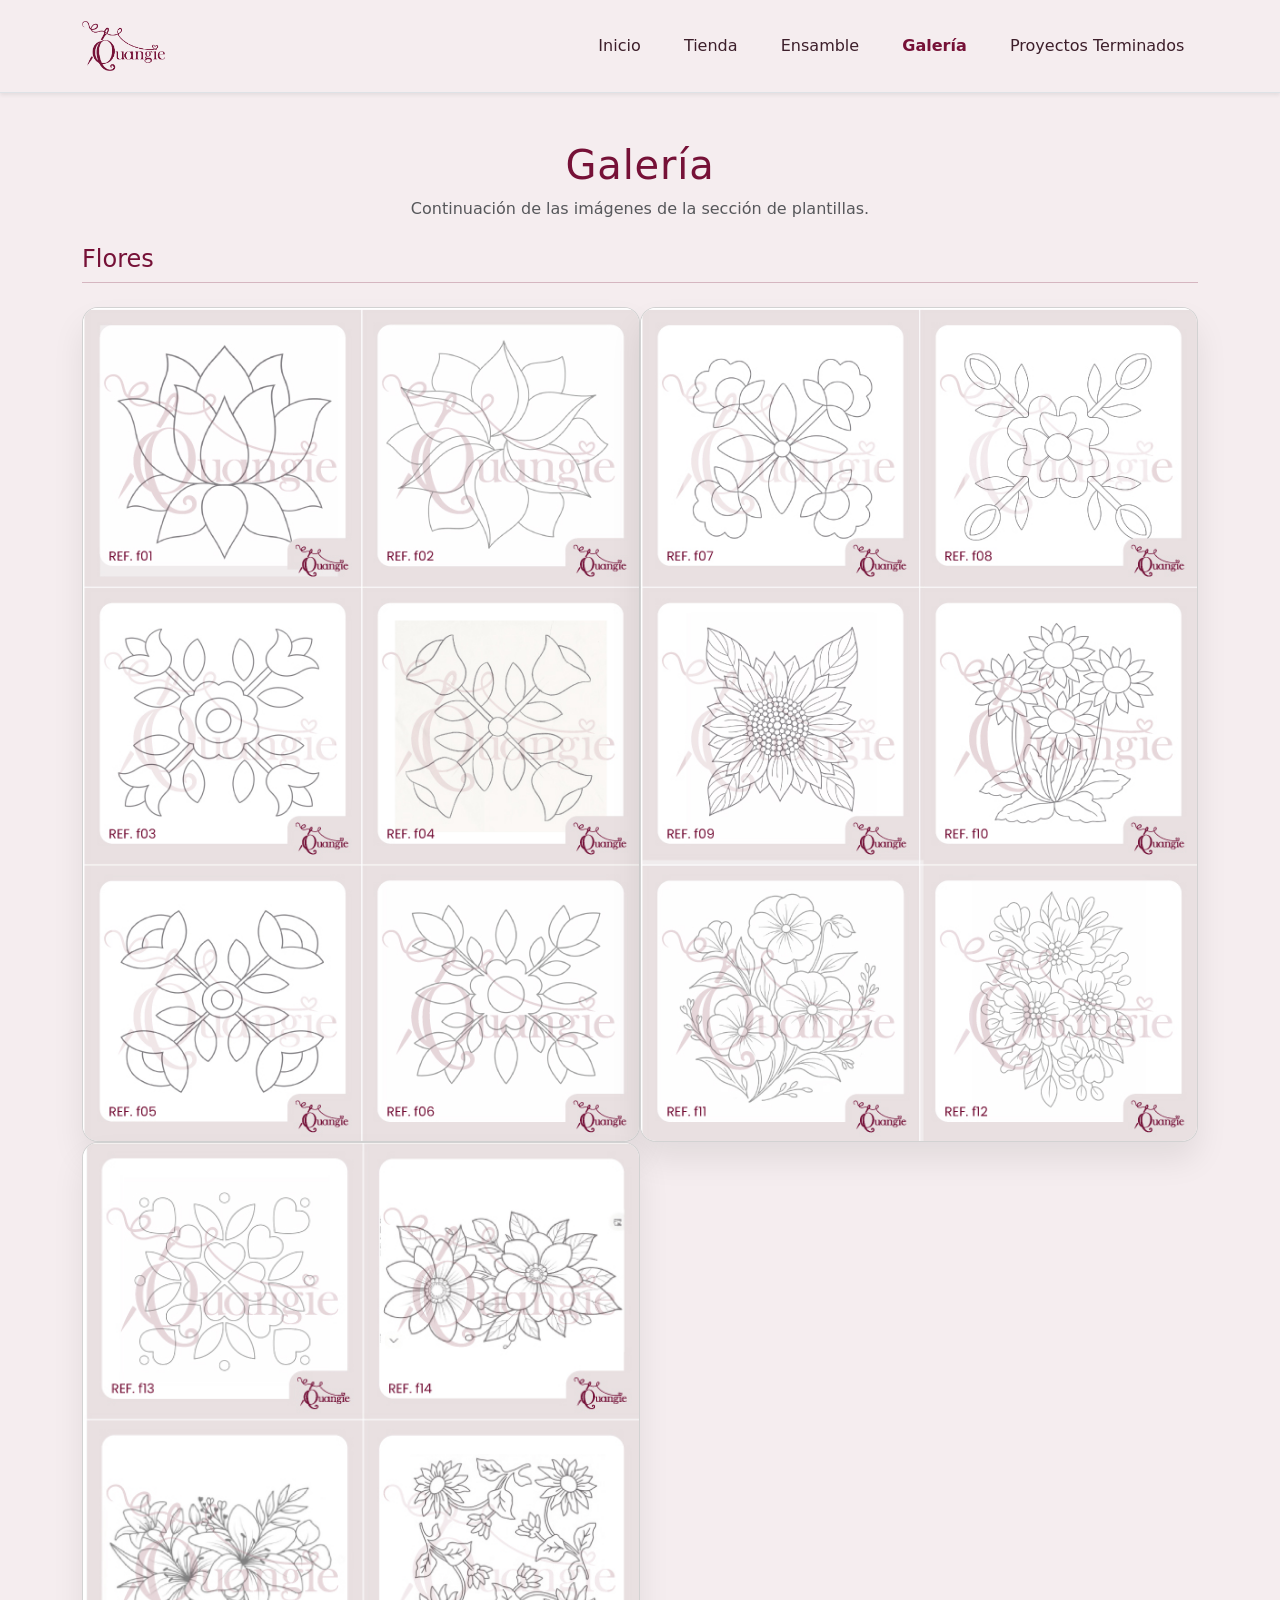
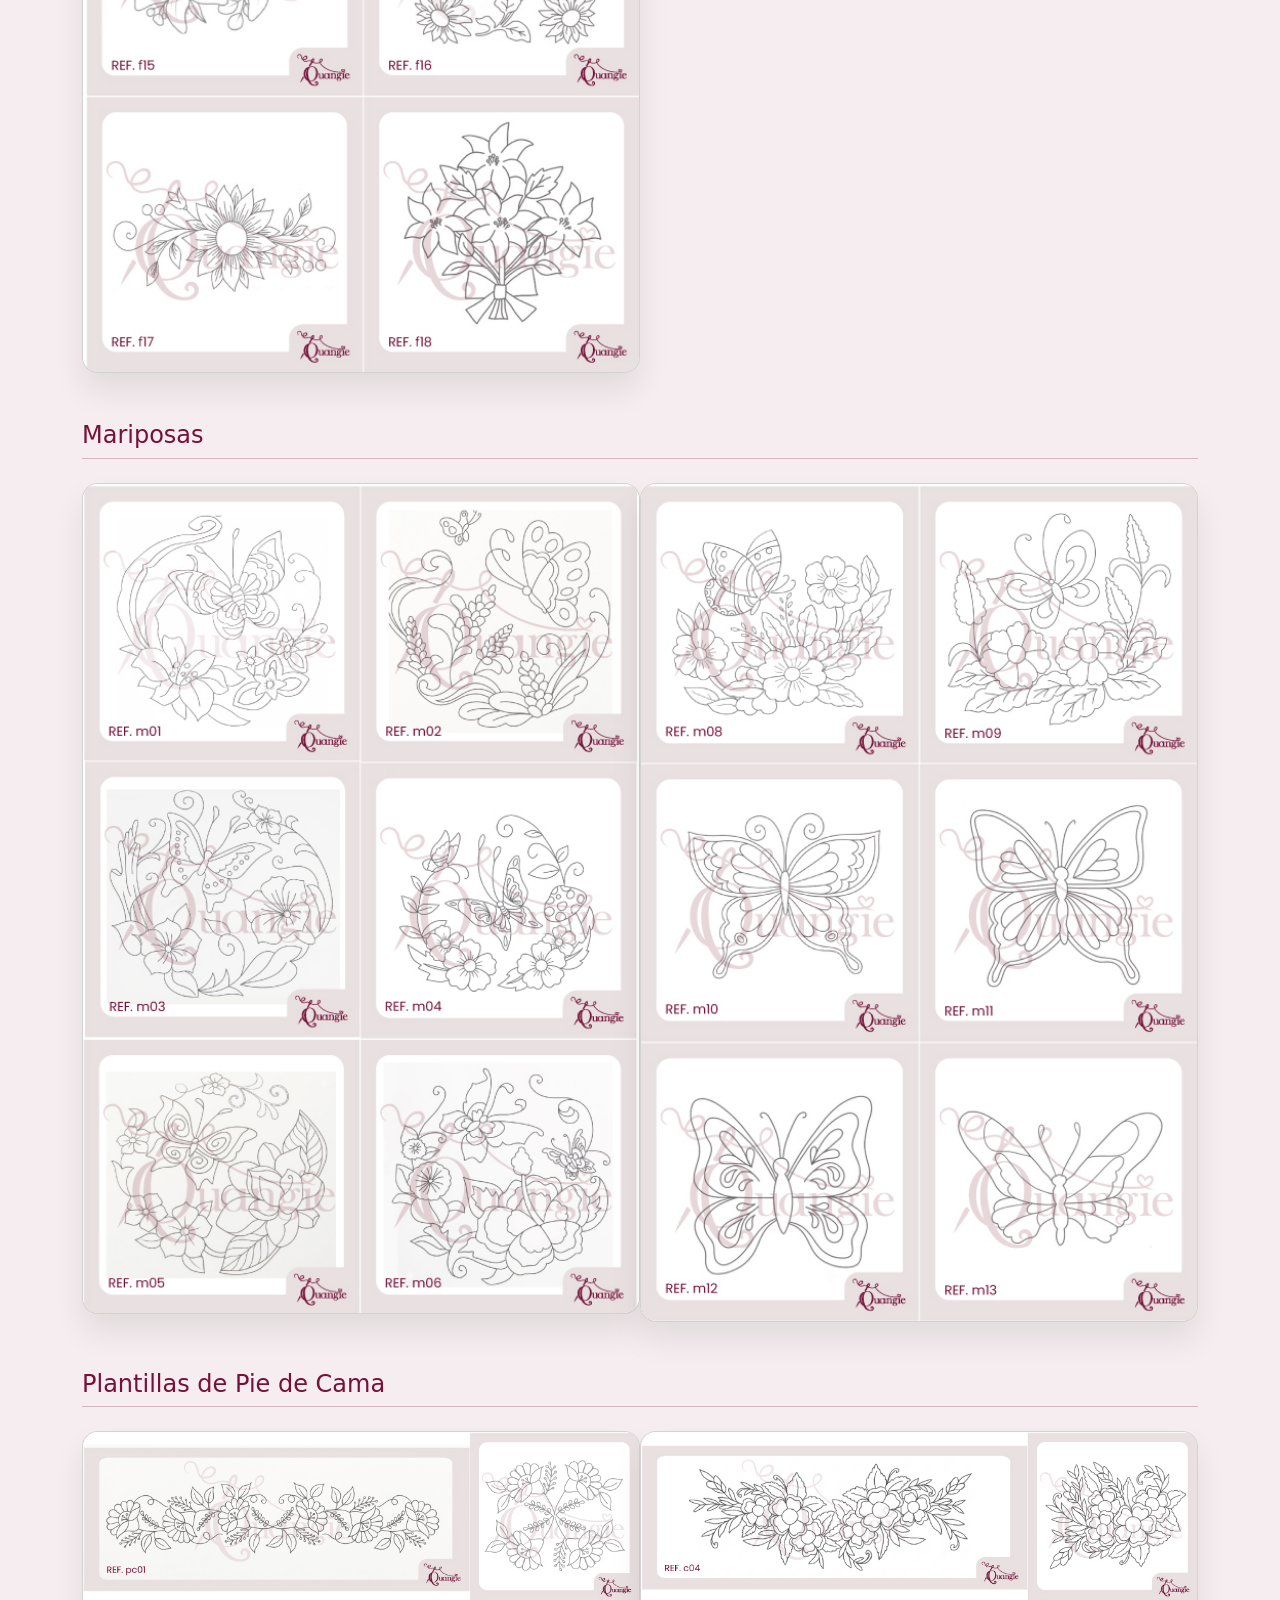
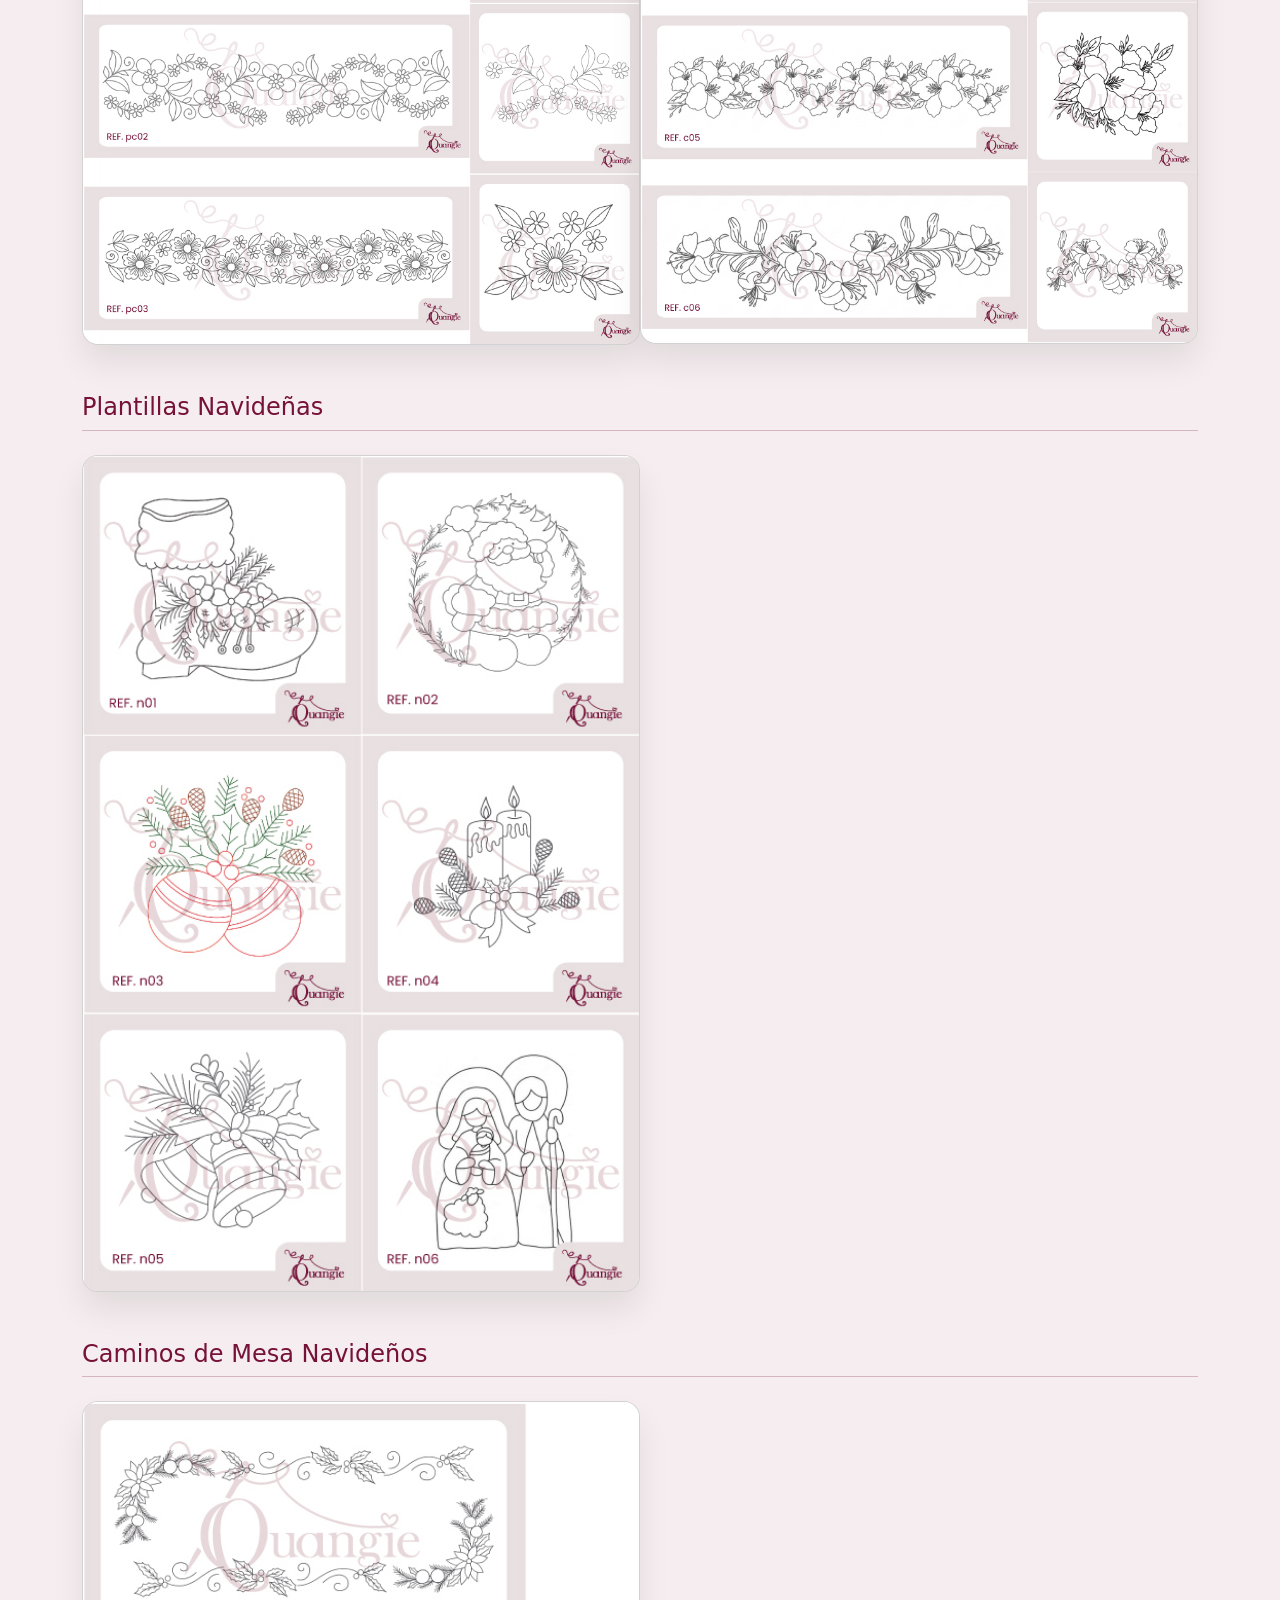
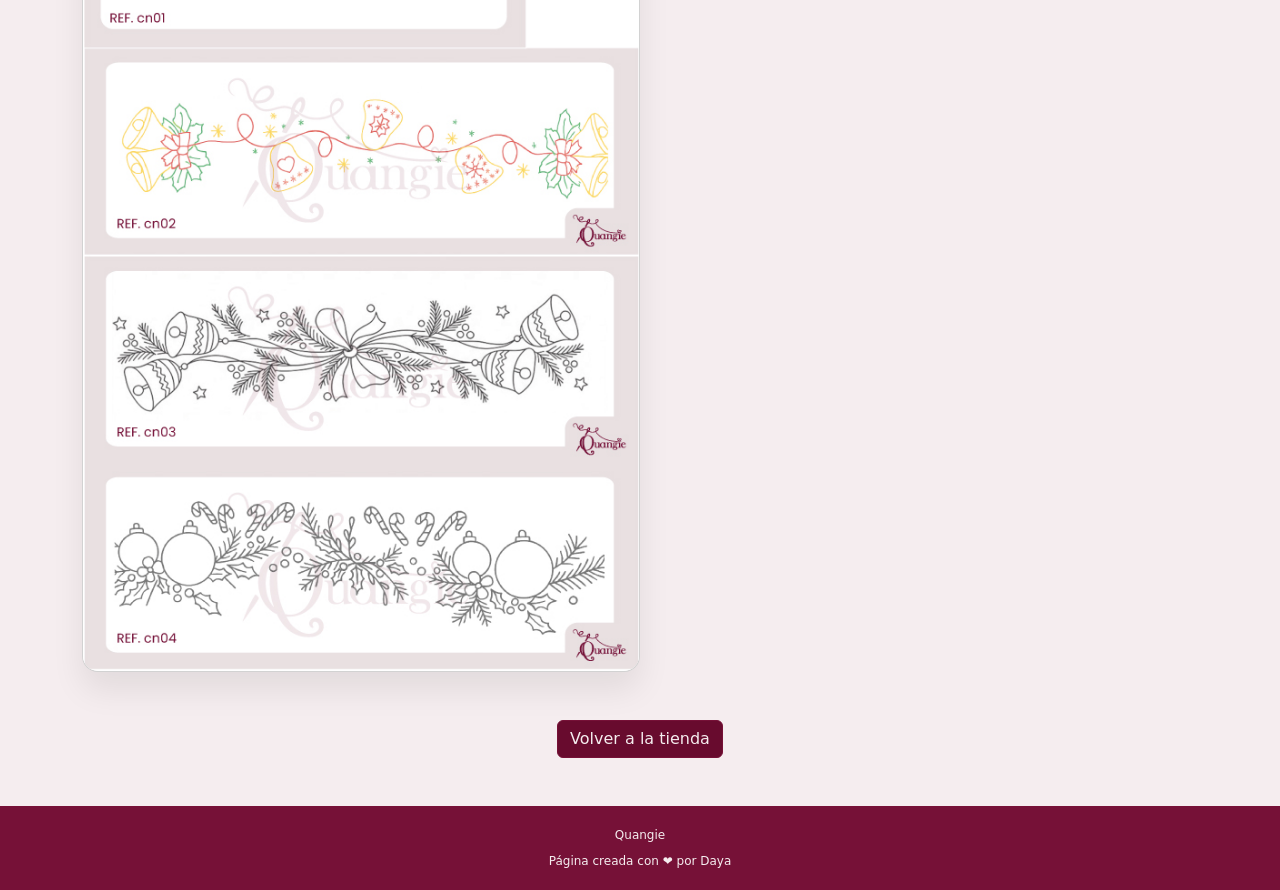
<file: galeria-mariposas.html>
<!doctype html>
<html lang="es">
  <head>
    <meta charset="utf-8">
    <meta name="viewport" content="width=device-width, initial-scale=1">
    <meta name="description" content="Galería ampliada de imágenes de Quangie">
    <title>Quangie - Galería</title>

    <link rel="shortcut icon" href="./assets/Logo.png">
    <link rel="stylesheet" href="https://cdn.jsdelivr.net/npm/bootstrap@5.3.3/dist/css/bootstrap.min.css"
      integrity="sha384-QWTKZyjpPEjISv5WaRU9OFeRpok6YctnYmDr5pNlyT2bRjXh0JMhjY6hW+ALEwIH" crossorigin="anonymous">
    <link rel="stylesheet" href="style.css">
  </head>
  <body>
    <header>
      <nav class="navbar navbar-expand-lg border-bottom shadow-sm py-3">
        <div class="container">
          <a class="navbar-brand d-flex align-items-center" href="index.html">
            <img src="./assets/Logotipo.png" alt="Quangie" style="height: 50px; width: auto;" class="me-2">
          </a>
          <button class="navbar-toggler" type="button" data-bs-toggle="collapse" data-bs-target="#navMenu"
            aria-controls="navMenu" aria-expanded="false" aria-label="Toggle navigation">
            <span class="navbar-toggler-icon"></span>
          </button>
          <div class="collapse navbar-collapse" id="navMenu">
            <ul class="navbar-nav ms-auto mb-2 mb-lg-0">
              <li class="nav-item"><a class="nav-link" href="index.html">Inicio</a></li>
              <li class="nav-item"><a class="nav-link" href="tienda.html">Tienda</a></li>
              <li class="nav-item"><a class="nav-link" href="tienda.html#ensamble">Ensamble</a></li>
              <li class="nav-item"><a class="nav-link active" aria-current="page" href="galeria-mariposas.html">Galería</a></li>
              <li class="nav-item"><a class="nav-link" href="proyectos.html">Proyectos Terminados</a></li>
            </ul>
          </div>
        </div>
      </nav>
    </header>

    <main class="py-5 bg-soft">
      <section class="container">
        <div class="text-center mb-4">
          <h1 class="section-title" style="color: var(--quangie-primary);">Galería</h1>
          <p class="text-muted mb-0">Continuación de las imágenes de la sección de plantillas.</p>
        </div>

        <section id="flores" class="mb-5">
          <div class="mb-4">
            <h2 class="h4 mb-2" style="color: var(--quangie-primary);">Flores</h2>
            <div style="height:1px; background-color: rgba(118, 17, 55, 0.25); width: 100%;"></div>
          </div>
          <div class="row g-0">
            <div class="col-12 col-md-6">
              <div class="card gallery-card"><img src="./assets/PlantillasFlores.jpg" alt="Imagen 1" class="w-100 h-auto"></div>
            </div>
            <div class="col-12 col-md-6">
              <div class="card gallery-card"><img src="./assets/PlantillasFlores1.jpg" alt="Imagen 2" class="w-100 h-auto"></div>
            </div>
            <div class="col-12 col-md-6">
              <div class="card gallery-card"><img src="./assets/PlantillasFlores2.jpg" alt="Imagen 3" class="w-100 h-auto"></div>
            </div>
          </div>
        </section>

        <section id="mariposas" class="mb-5">
          <div class="mb-4">
            <h2 class="h4 mb-2" style="color: var(--quangie-primary);">Mariposas</h2>
            <div style="height:1px; background-color: rgba(118, 17, 55, 0.25); width: 100%;"></div>
          </div>
          <div class="row g-0">
            <div class="col-12 col-md-6">
              <div class="card gallery-card"><img src="./assets/PlantillasMariposas.jpg" alt="Imagen de mariposas" class="w-100 h-auto"></div>
            </div>
            <div class="col-12 col-md-6">
              <div class="card gallery-card"><img src="./assets/PlantillasMariposas1.jpg" alt="Imagen de mariposas 2" class="w-100 h-auto"></div>
            </div>
          </div>
        </section>

        <section id="piecama" class="mb-5">
          <div class="mb-4">
            <h2 class="h4 mb-2" style="color: var(--quangie-primary);">Plantillas de Pie de Cama</h2>
            <div style="height:1px; background-color: rgba(118, 17, 55, 0.25); width: 100%;"></div>
          </div>
          <div class="row g-0">
            <div class="col-12 col-md-6">
              <div class="card gallery-card"><img src="./assets/PlantillasPieCama.jpg" alt="Plantilla de pie de cama" class="w-100 h-auto"></div>
            </div>
            <div class="col-12 col-md-6">
              <div class="card gallery-card"><img src="./assets/PlantillasPieCama1.jpg" alt="Otra plantilla de pie de cama" class="w-100 h-auto"></div>
            </div>
          </div>
        </section>

        <section id="navideñas" class="mb-5">
          <div class="mb-4">
            <h2 class="h4 mb-2" style="color: var(--quangie-primary);">Plantillas Navideñas</h2>
            <div style="height:1px; background-color: rgba(118, 17, 55, 0.25); width: 100%;"></div>
          </div>
          <div class="row g-0">
            <div class="col-12 col-md-6">
              <div class="card gallery-card"><img src="./assets/PlantillasNavideñas.jpg" alt="Plantilla navideña" class="w-100 h-auto"></div>
            </div>
          </div>
        </section>

        <section id="camino-navideño" class="mb-5">
          <div class="mb-4">
            <h2 class="h4 mb-2" style="color: var(--quangie-primary);">Caminos de Mesa Navideños</h2>
            <div style="height:1px; background-color: rgba(118, 17, 55, 0.25); width: 100%;"></div>
          </div>
          <div class="row g-0">
            <div class="col-12 col-md-6">
              <div class="card gallery-card"><img src="./assets/PlantillasCaminoNavideño.jpg" alt="Camino navideño" class="w-100 h-auto"></div>
            </div>
          </div>
        </section>

        <div class="text-center mt-4">
          <a href="tienda.html#plantillas-mariposas" class="btn btn-primary">Volver a la tienda</a>
        </div>
      </section>
    </main>

    <footer class="custom-footer">
      <div class="container text-center">
        <p class="mb-2">Quangie</p>
        <p class="mb-0">Página creada con ❤️ por Daya</p>
      </div>
    </footer>

    <script src="https://cdn.jsdelivr.net/npm/bootstrap@5.3.3/dist/js/bootstrap.bundle.min.js"
      integrity="sha384-YvpcrYf0tY3lHB60NNkmXc5s9fDVZLESaAA55NDzOxhy9GkcIdslK1eN7N6jIeHz" crossorigin="anonymous"></script>
    <script>
      const navLinks = document.querySelectorAll('#navMenu .nav-link');
      navLinks.forEach(function (link) {
        link.addEventListener('click', function () {
          navLinks.forEach(function (item) { item.classList.remove('active'); });
          this.classList.add('active');
        });
      });
    </script>
  </body>
</html>
</file>
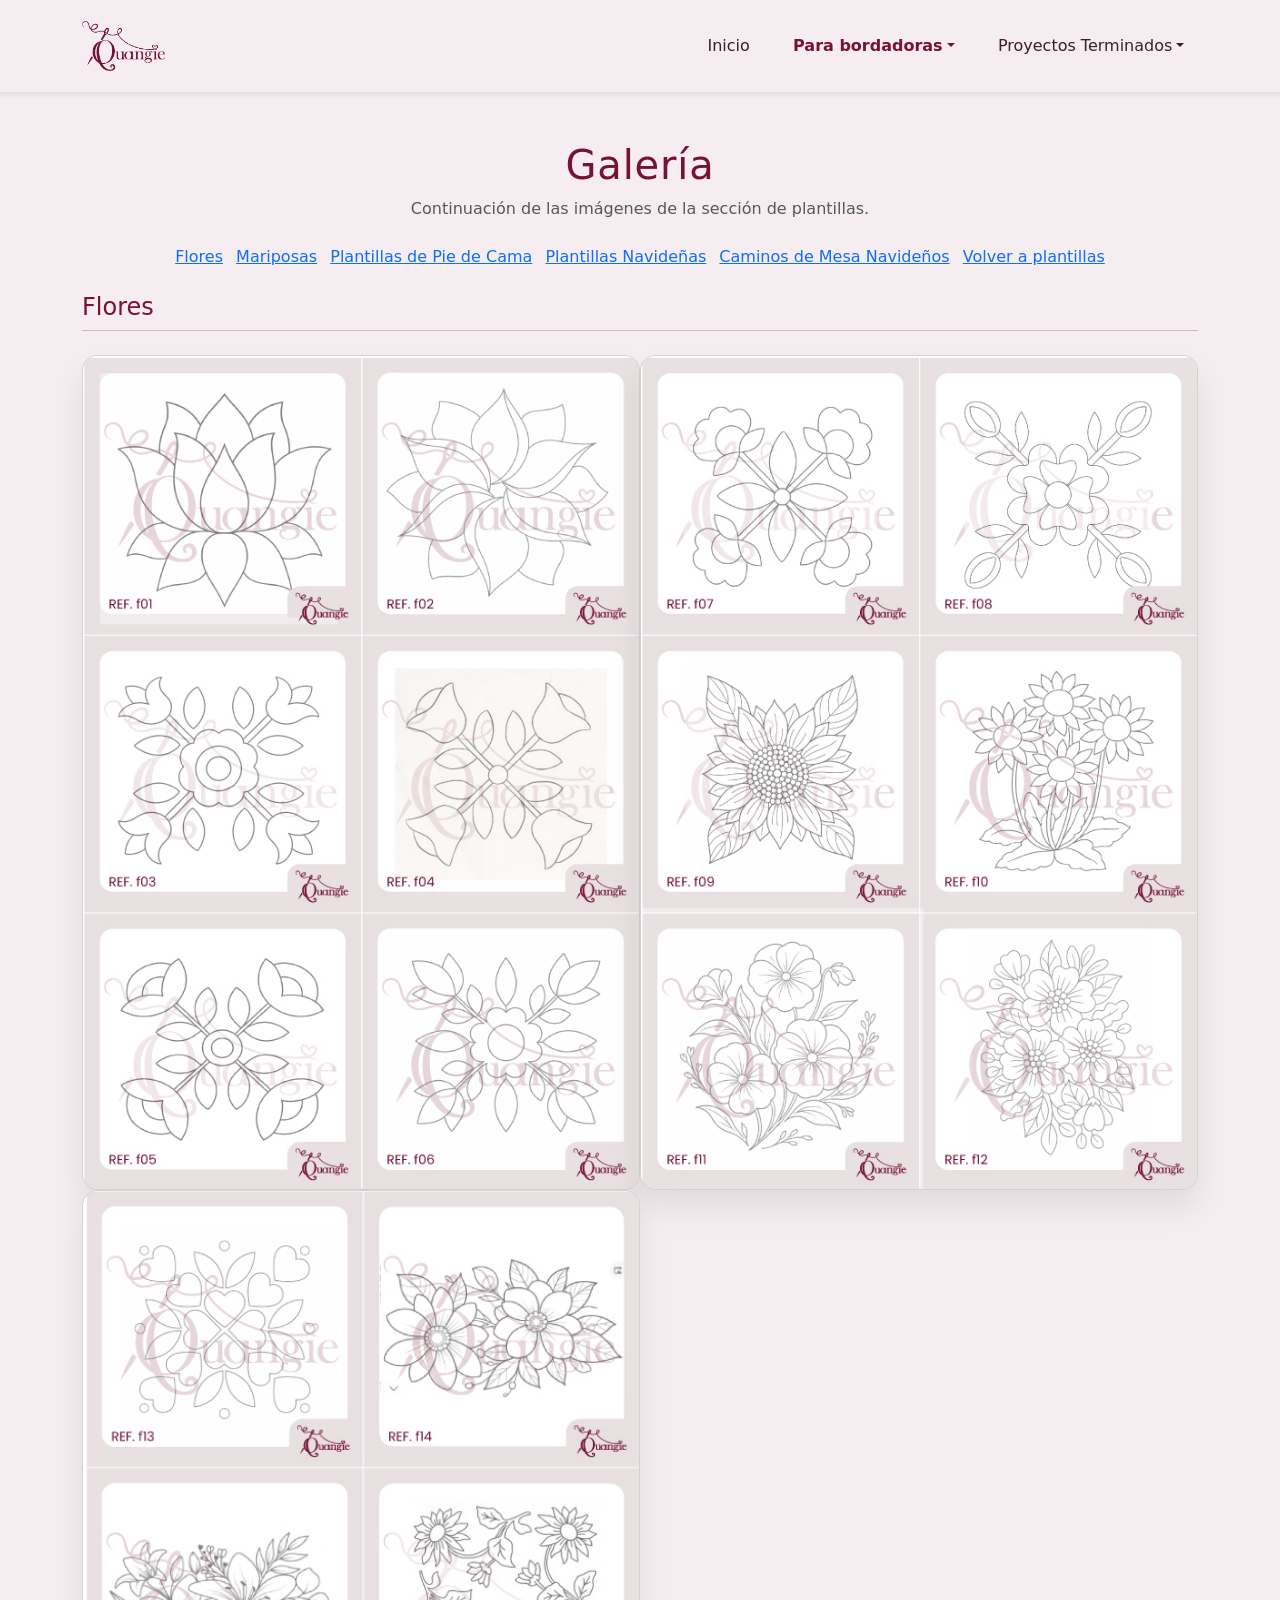
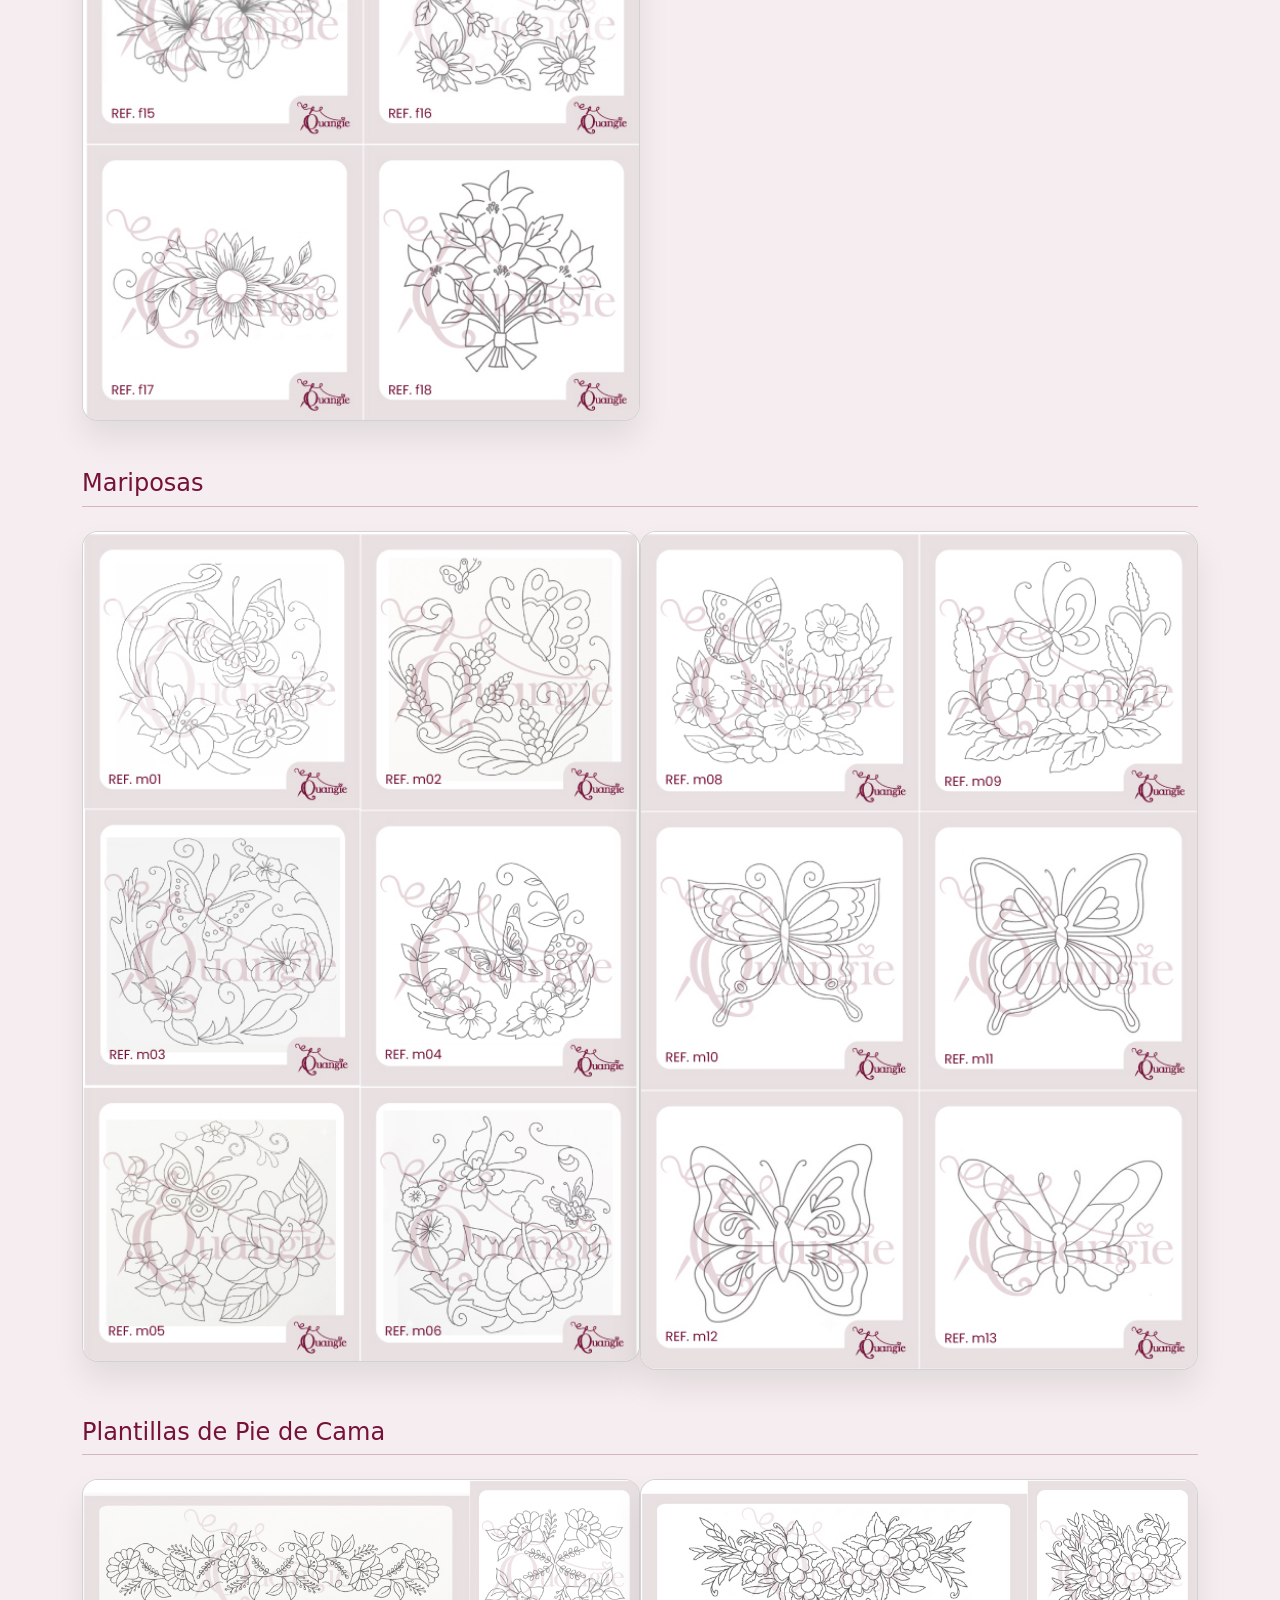
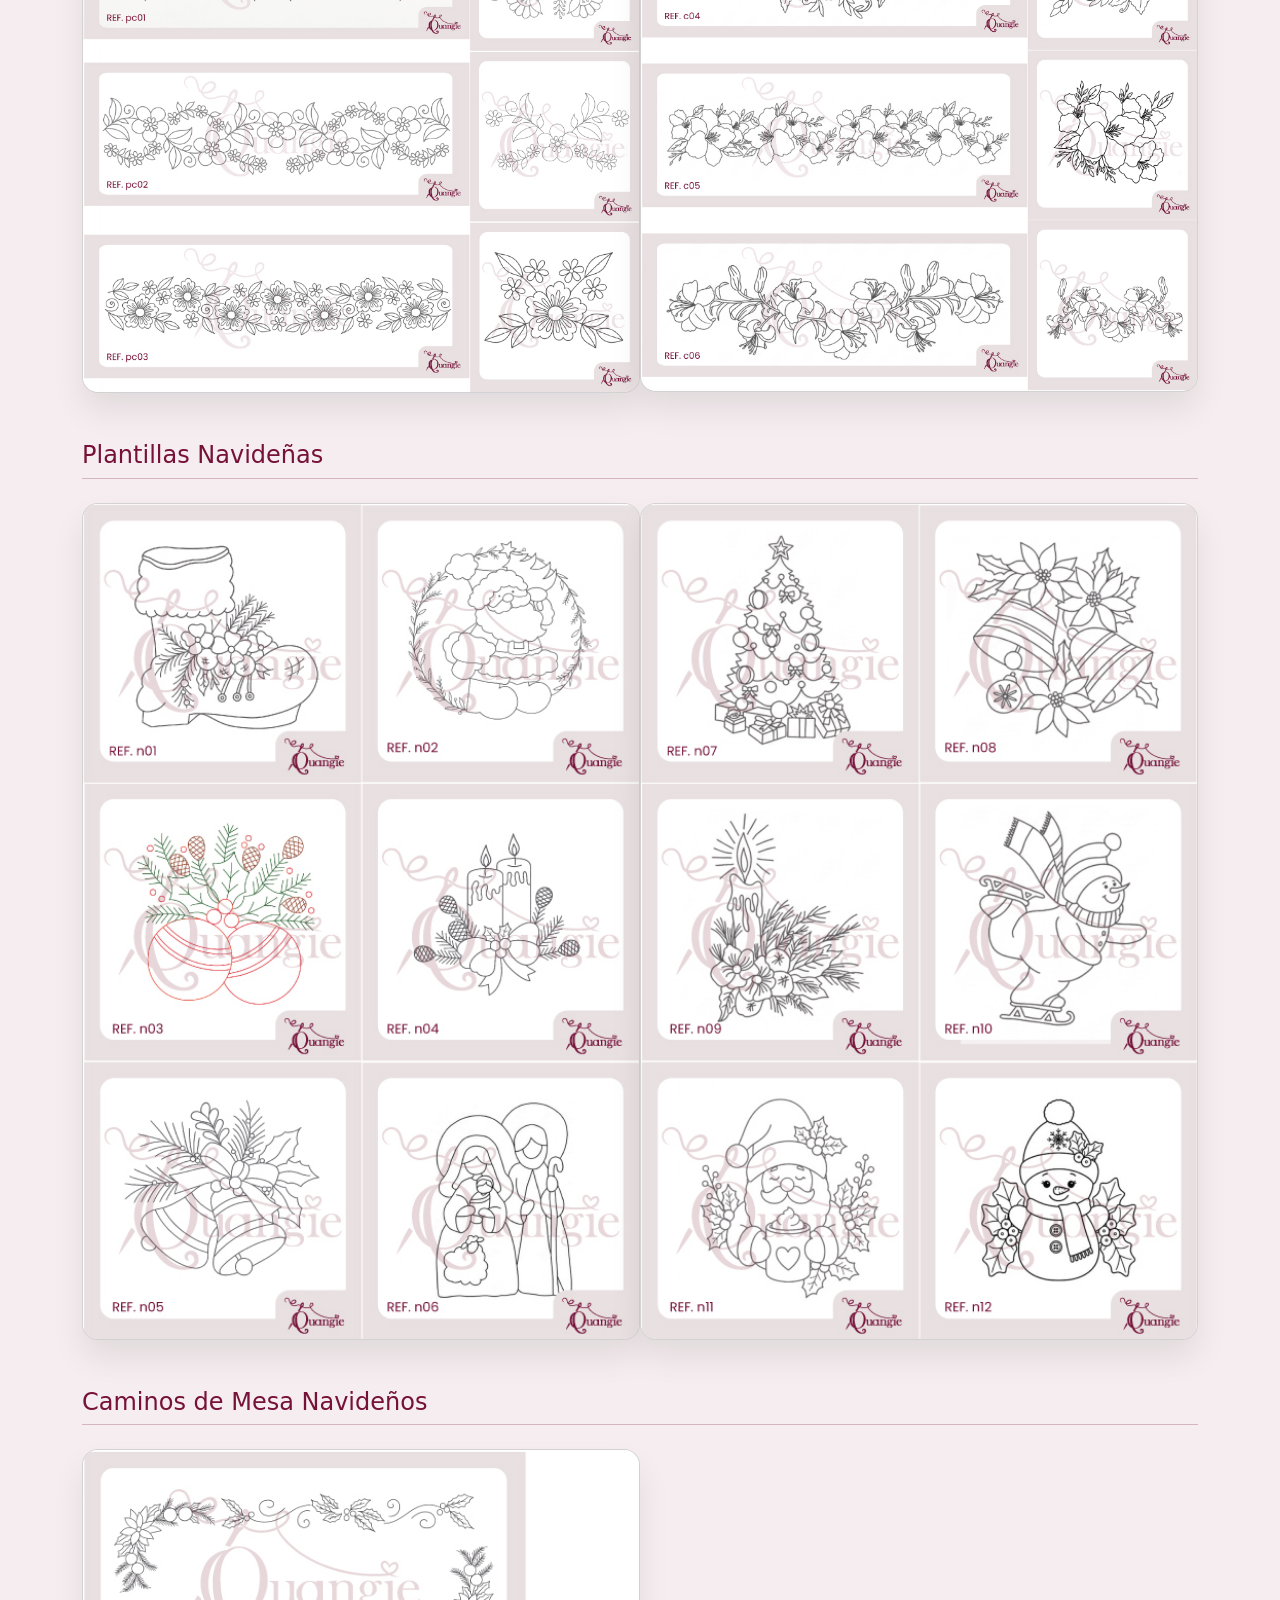
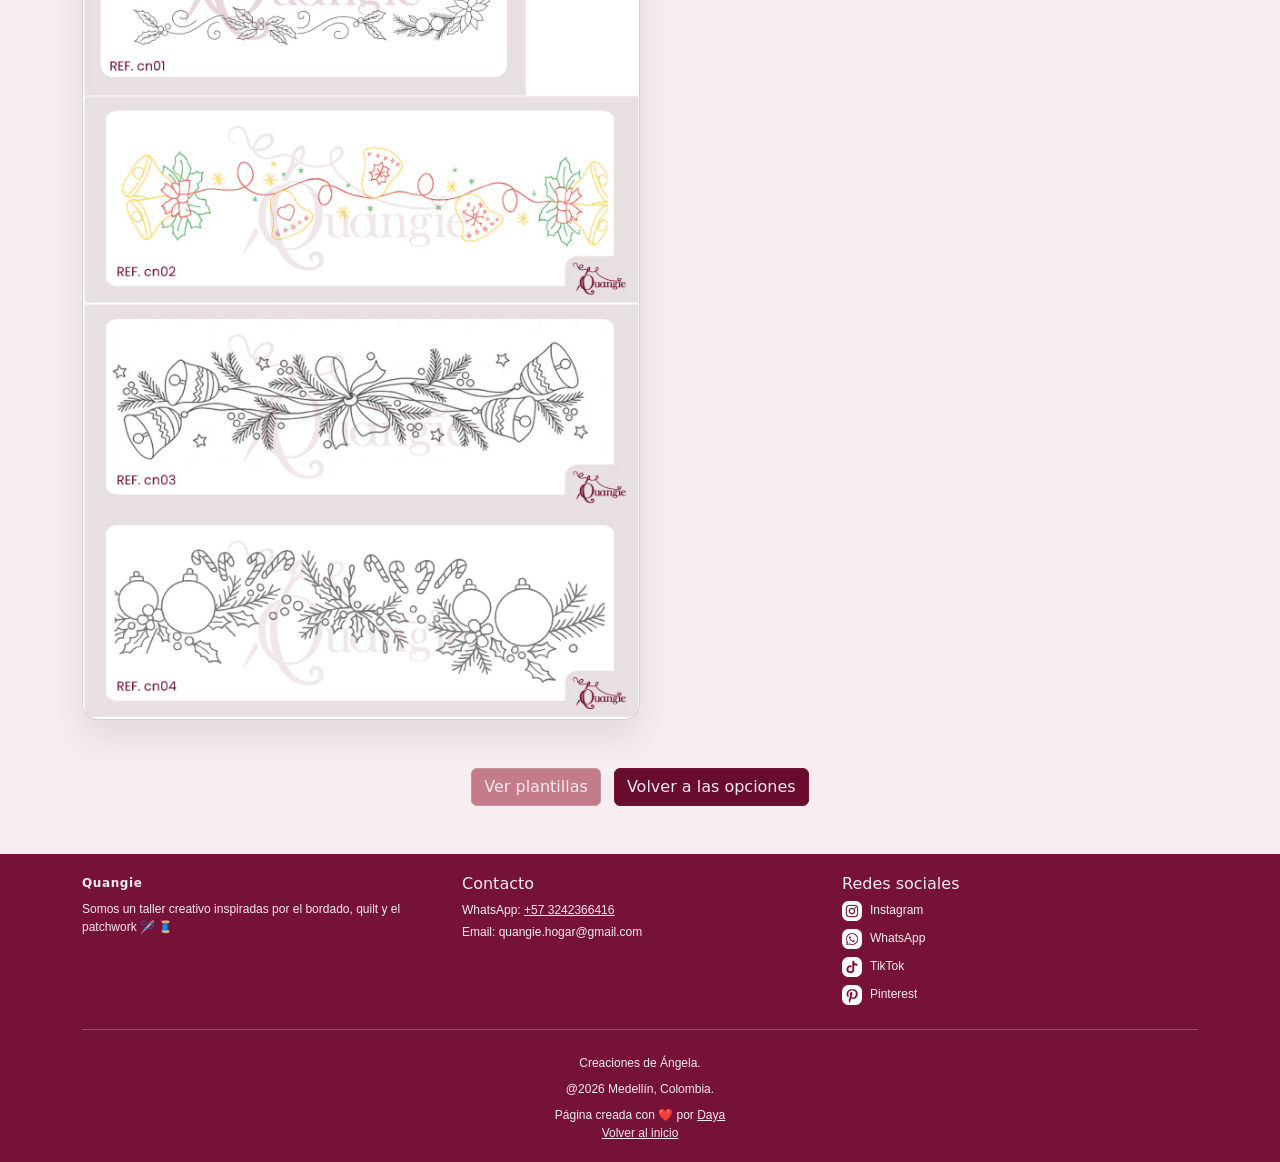
<file: galeria.html>
<!doctype html>
<html lang="es">
  <head>
    <meta charset="utf-8">
    <meta name="viewport" content="width=device-width, initial-scale=1">
    <meta name="description" content="Galería ampliada de imágenes de Quangie">
    <title>Quangie - Galería</title>

    <link rel="shortcut icon" href="./assets/Logo.png">
    <link rel="stylesheet" href="https://cdn.jsdelivr.net/npm/bootstrap@5.3.3/dist/css/bootstrap.min.css"
      integrity="sha384-QWTKZyjpPEjISv5WaRU9OFeRpok6YctnYmDr5pNlyT2bRjXh0JMhjY6hW+ALEwIH" crossorigin="anonymous">
    <link rel="stylesheet" href="style.css">
  </head>
  <body>
    <header>
      <nav class="navbar navbar-expand-lg border-bottom shadow-sm py-3">
        <div class="container">
          <a class="navbar-brand d-flex align-items-center" href="index.html">
            <img src="./assets/Logotipo.png" alt="Quangie" style="height: 50px; width: auto;" class="me-2">
          </a>
          <button class="navbar-toggler" type="button" data-bs-toggle="collapse" data-bs-target="#navMenu"
            aria-controls="navMenu" aria-expanded="false" aria-label="Toggle navigation">
            <span class="navbar-toggler-icon"></span>
          </button>
          <div class="collapse navbar-collapse" id="navMenu">
            <ul class="navbar-nav ms-auto mb-2 mb-lg-0">
              <li class="nav-item"><a class="nav-link" href="index.html">Inicio</a></li>
              <li class="nav-item dropdown">
                <button type="button" class="nav-link dropdown-toggle active" data-bs-toggle="dropdown" aria-expanded="false">Para bordadoras</button>
                <ul class="dropdown-menu">
                  <li><a class="dropdown-item" href="plantillas.html">Plantillas</a></li>
                  <li><a class="dropdown-item" href="ensamble.html">Ensamble</a></li>
                  <li><a class="dropdown-item active" aria-current="page" href="galeria.html">Galería</a></li>
                </ul>
              </li>
              <li class="nav-item dropdown">
                <button type="button" class="nav-link dropdown-toggle" data-bs-toggle="dropdown" aria-expanded="false">Proyectos Terminados</button>
                <ul class="dropdown-menu">
                  <li><a class="dropdown-item" href="catalogo-infantil.html">Catálogo Infantil</a></li>
                  <li><a class="dropdown-item" href="catalogo-hogar.html">Catálogo Hogar</a></li>
                  <li><a class="dropdown-item" href="catalogo-navideno.html">Catálogo Navideño</a></li>
                </ul>
              </li>
            </ul>
          </div>
        </div>
      </nav>
    </header>

    <main class="py-5 bg-soft">
      <section class="container">
        <div class="text-center mb-4">
          <h1 class="section-title" style="color: var(--quangie-primary);">Galería</h1>
          <p class="text-muted mb-0">Continuación de las imágenes de la sección de plantillas.</p>
        </div>

        <div class="text-center mb-4">
          <nav aria-label="Índice de la galería">
            <ul class="list-inline">
              <li class="list-inline-item"><a href="#flores">Flores</a></li>
              <li class="list-inline-item"><a href="#mariposas">Mariposas</a></li>
              <li class="list-inline-item"><a href="#piecama">Plantillas de Pie de Cama</a></li>
              <li class="list-inline-item"><a href="#navideñas">Plantillas Navideñas</a></li>
              <li class="list-inline-item"><a href="#camino-navideño">Caminos de Mesa Navideños</a></li>
              <li class="list-inline-item"><a href="plantillas.html">Volver a plantillas</a></li>
            </ul>
          </nav>
        </div>

        <section id="flores" class="mb-5">
          <div class="mb-4">
            <h2 class="h4 mb-2" style="color: var(--quangie-primary);">Flores</h2>
            <div style="height:1px; background-color: rgba(118, 17, 55, 0.25); width: 100%;"></div>
          </div>
          <div class="row g-0">
            <div class="col-12 col-md-6">
              <div class="card gallery-card"><img src="./assets/PlantillasFlores.jpg" alt="Imagen 1" class="w-100 h-auto"></div>
            </div>
            <div class="col-12 col-md-6">
              <div class="card gallery-card"><img src="./assets/PlantillasFlores1.jpg" alt="Imagen 2" class="w-100 h-auto"></div>
            </div>
            <div class="col-12 col-md-6">
              <div class="card gallery-card"><img src="./assets/PlantillasFlores2.jpg" alt="Imagen 3" class="w-100 h-auto"></div>
            </div>
          </div>
        </section>

        <section id="mariposas" class="mb-5">
          <div class="mb-4">
            <h2 class="h4 mb-2" style="color: var(--quangie-primary);">Mariposas</h2>
            <div style="height:1px; background-color: rgba(118, 17, 55, 0.25); width: 100%;"></div>
          </div>
          <div class="row g-0">
            <div class="col-12 col-md-6">
              <div class="card gallery-card"><img src="./assets/PlantillasMariposas.jpg" alt="Imagen de mariposas" class="w-100 h-auto"></div>
            </div>
            <div class="col-12 col-md-6">
              <div class="card gallery-card"><img src="./assets/PlantillasMariposas1.jpg" alt="Imagen de mariposas 2" class="w-100 h-auto"></div>
            </div>
          </div>
        </section>

        <section id="piecama" class="mb-5">
          <div class="mb-4">
            <h2 class="h4 mb-2" style="color: var(--quangie-primary);">Plantillas de Pie de Cama</h2>
            <div style="height:1px; background-color: rgba(118, 17, 55, 0.25); width: 100%;"></div>
          </div>
          <div class="row g-0">
            <div class="col-12 col-md-6">
              <div class="card gallery-card"><img src="./assets/PlantillasPieCama.jpg" alt="Plantilla de pie de cama" class="w-100 h-auto"></div>
            </div>
            <div class="col-12 col-md-6">
              <div class="card gallery-card"><img src="./assets/PlantillasPieCama1.jpg" alt="Otra plantilla de pie de cama" class="w-100 h-auto"></div>
            </div>
          </div>
        </section>

        <section id="navideñas" class="mb-5">
          <div class="mb-4">
            <h2 class="h4 mb-2" style="color: var(--quangie-primary);">Plantillas Navideñas</h2>
            <div style="height:1px; background-color: rgba(118, 17, 55, 0.25); width: 100%;"></div>
          </div>
          <div class="row g-0">
            <div class="col-12 col-md-6">
              <div class="card gallery-card"><img src="./assets/PlantillasNavideñas.jpg" alt="Plantilla navideña" class="w-100 h-auto"></div>
            </div>
            <div class="col-12 col-md-6">
              <div class="card gallery-card"><img src="./assets/PlantillasNavideñas2.jpg" alt="Otra plantilla navideña" class="w-100 h-auto"></div>
            </div>
          </div>
        </section>

        <section id="camino-navideño" class="mb-5">
          <div class="mb-4">
            <h2 class="h4 mb-2" style="color: var(--quangie-primary);">Caminos de Mesa Navideños</h2>
            <div style="height:1px; background-color: rgba(118, 17, 55, 0.25); width: 100%;"></div>
          </div>
          <div class="row g-0">
            <div class="col-12 col-md-6">
              <div class="card gallery-card"><img src="./assets/PlantillasCaminoNavideño.jpg" alt="Camino navideño" class="w-100 h-auto"></div>
            </div>
          </div>
        </section>

        <div class="text-center mt-4">
          <a href="plantillas.html" class="btn btn-secondary me-2">Ver plantillas</a>
          <a href="index.html#hero" class="btn btn-primary">Volver a las opciones</a>
        </div>
      </section>
    </main>

    <footer class="custom-footer">
      <div class="container">
        <div class="row gy-4">
          <div class="col-md-4">
            <p class="footer-brand mb-2">Quangie</p>
            <p class="footer-text">Somos un taller creativo inspiradas por el bordado, quilt y el patchwork 🪡 🧵</p>
          </div>
          <div class="col-md-4">
            <h6>Contacto</h6>
            <p class="footer-text mb-1">WhatsApp: <a href="https://wa.me/573242366416" class="footer-link">+57 3242366416</a></p>
            <p class="footer-text mb-0">Email: quangie.hogar@gmail.com</p>
          </div>
          <div class="col-md-4">
            <h6>Redes sociales</h6>
            <ul class="list-unstyled footer-text footer-social">
              <li><a href="https://www.instagram.com/quangie.hogar/" target="_blank"><img src="./assets/instagram.png" alt="Instagram" style="height: 20px; width: 20px; margin-right: 8px;">Instagram</a></li>
              <li style="margin-top: 8px;"><a href="https://wa.me/573242366416" target="_blank"><img src="./assets/whatsapp-icon.webp.png" alt="WhatsApp" style="height: 20px; width: 20px; margin-right: 8px;">WhatsApp</a></li>
              <li style="margin-top: 8px;"><a href="https://www.tiktok.com/@quangie.hogar" target="_blank"><img src="./assets/tiktok.png" alt="TikTok" style="height: 20px; width: 20px; margin-right: 8px;">TikTok</a></li>
              <li style="margin-top: 8px;"><a href="https://co.pinterest.com/quangiehogar/" target="_blank"><img src="./assets/pinterest.jpg.png" alt="Pinterest" style="height: 20px; width: 20px; margin-right: 8px;">Pinterest</a></li>
            </ul>
          </div>
        </div>
        <hr class="my-4">
        <div class="text-center footer-text">
          <p class="mb-2">Creaciones de Ángela.</p>
          <p class="mb-2">@2026 Medellín, Colombia.</p>
          <p class="mb-0">Página creada con ❤️ por <a href="https://www.behance.net/daya_arias" target="_blank" class="footer-link">Daya</a></p>
          <p class="mb-0"><a href="index.html" class="footer-link">Volver al inicio</a></p>
        </div>
      </div>
    </footer>

    <script src="https://cdn.jsdelivr.net/npm/bootstrap@5.3.3/dist/js/bootstrap.bundle.min.js"
      integrity="sha384-YvpcrYf0tY3lHB60NNkmXc5s9fDVZLESaAA55NDzOxhy9GkcIdslK1eN7N6jIeHz" crossorigin="anonymous"></script>
    <script>
      const navLinks = document.querySelectorAll('#navMenu .nav-link');
      navLinks.forEach(function (link) {
        link.addEventListener('click', function () {
          navLinks.forEach(function (item) { item.classList.remove('active'); });
          this.classList.add('active');
        });
      });
    </script>
  </body>
</html>
</file>
<file: style.css>
﻿/* Cambiar el fondo del header */
header[data-bs-theme="dark"] {
    background-color: #c0969f !important; /* Color sólido */
    background-image: url('./assets/background.jpg') !important; /* Imagen de fondo */
    background-size: cover !important;
    background-position: center !important;
    color: #f5edef !important;
  }
  
  /* Cambiar el fondo de la sección colapsable */
  header .collapse.text-bg-dark {
    background-color: #761137 !important; /* Color de fondo */
    color: #f5edef !important; /* Texto blanco */
  }
  
  /* Cambiar el fondo del navbar */
  header .navbar.navbar-dark.bg-dark {
    background-color: #c0969f !important; /* Nuevo color */
  }

  .album.bg-body-tertiary {
    background-color: #f5edef !important; /* Cambia este color por el que desees */
  }

  .album.bg-body-tertiary2 {
    background-color: #f5edef !important; /* Cambia este color por el que desees */
  }

  .titulo-estilizado {
    font-style: italic; /* Texto en cursiva */
    color: #761137; /* Cambia este color según prefieras */
    border-bottom: 0.5px solid #761137; /* Línea debajo del texto */
    padding-bottom: 5px; /* Espacio entre el texto y la línea */
    
  }

  .btn-primary {
    background-color: #680b2e; /* Rojo tomate */
    border-color: #761137;
    color: #f5edef; /* Texto blanco */
  }
  
  .btn-primary:hover {
    background-color: #9c0b43; /* Más oscuro al pasar el mouse */
    border-color: #761137;
  }
  
  .btn-secondary {
    background-color: #c47c8b ; /* Azul acero */
    border-color: #c0969f ;
    color: #f5edef;
  }
  
  .btn-secondary:hover {
    background-color: #a85668 ; /* Más oscuro al pasar el mouse */
    border-color: #c0969f ;
  }

  /* Fondo personalizado y tipografía */
.custom-footer {
  background-color: #761137; /* Azul oscuro */
  color: #f5edef; /* Blanco suave */
  font-size: 12px; /* Tamaño de letra más pequeño */
  padding: 20px 0;
}

/* Estilo para los textos */
.footer-text {
  margin: 0;
  line-height: 1.5;
  font-family: 'Arial', sans-serif;
}

/* Estilo para los enlaces */
.footer-link {
  color: #fce9ed; /* Naranja */
  text-decoration: underline;
}

.footer-link:hover {
  color: #c0969f; /* Naranja más oscuro */
}

/* Estilo para el botón "Volver al inicio" */
.footer-back-to-top {
  display: inline-block;
  margin-top: 10px;
  font-style: italic; /* Texto en cursiva */
  text-decoration: underline; /* Subrayado */
  color: #c0969f; /* Azul brillante */
}

.footer-back-to-top:hover {
  color: #c0969f; /* Azul más oscuro al pasar el ratón */
}

/* Estilos generales */
.content-wrapper {
  display: flex;
  flex-wrap: wrap; /* Hace que los elementos sean responsivos */
  gap: 16px; /* Espaciado entre elementos */
  margin: 0 auto;
  padding: 16px 0; /* Padding superior e inferior */
  max-width: 95%; /* Limita el ancho total */
  box-sizing: border-box;
}

/* Imagen con botón */
.image-container {
  position: relative; /* Para posicionar elementos hijos como el botón */
  flex: 1; /* Ocupa la mitad del espacio disponible */
  max-width: 50%; /* Asegura que la imagen ocupe el 50% */
}

.responsive-image {
  width: 100%;
  height: 400px; /* Igual tamaño que el iframe */
  object-fit: cover; /* Ajusta la imagen sin deformarla */
  border-radius: 8px; /* Bordes redondeados */
}

/* Botón dentro de la imagen */
.overlay-button {
  position: absolute;
  bottom: 16px; /* Posición inferior */
  right: 16px; /* Posición derecha */
  z-index: 1; /* Asegura que el botón esté sobre la imagen */
}

/* Estilos personalizados del botón */
.btn-custom {
  color: #f5edef; /* Color de la letra */
  background-color: #761137; /* Color del botón */
  border-color: #761137; /* Borde del botón */
  text-transform: uppercase; /* Opcional: Texto en mayúsculas */
}

.btn-custom:hover {
  color: #761137;
  background-color: #b34871; /* Color más oscuro al pasar el mouse */
  border-color: #761137; /* Borde más oscuro */
}

/* Embed de Instagram */
.instagram-embed {
  flex: 1; /* Ocupa la mitad del espacio disponible */
  max-width: 50%; /* Asegura que el iframe ocupe el 50% */
  height: 400px;
}

.responsive-iframe {
  width: 100%;
  height: 400px; /* Igual tamaño que la imagen */
  border: none; /* Sin bordes */
  border-radius: 8px; /* Bordes redondeados */
  object-fit: cover; /* Asegura un buen ajuste del contenido */
}

:root {
  --quangie-primary: #761137;
  --quangie-secondary: #c0969f;
  --quangie-soft: #f5edef;
  --quangie-rose: #c47c8b;
  --quangie-dark: #3d1f2b;
}
/* Estilos para el índice de la galería (vinotinto) */
.gallery-index {
  background: var(--quangie-primary);
  border: 1px solid rgba(245,237,239,0.06);
  padding: 0.45rem 0.6rem;
  border-radius: 999px;
  display: inline-block;
  box-shadow: 0 6px 18px rgba(118,17,55,0.08);
}
.gallery-index .list-inline {
  margin: 0;
  padding: 0;
}
.gallery-index .list-inline-item {
  margin-right: 0.5rem;
}
.gallery-index a {
  color: var(--quangie-soft);
  text-decoration: none;
  padding: 0.35rem 0.65rem;
  border-radius: 999px;
  display: inline-block;
  background: transparent;
  transition: background 0.18s ease, color 0.18s ease, transform 0.08s ease;
  opacity: 0.95;
}
.gallery-index a:hover, .gallery-index a:focus {
  background: var(--quangie-secondary);
  color: var(--quangie-dark);
  transform: translateY(-2px);
  text-decoration: none;
}
.gallery-index a.active {
  background: var(--quangie-soft);
  color: var(--quangie-primary);
  font-weight: 700;
}
@media (max-width: 576px) {
  .gallery-index .list-inline-item { display: block; margin: 0.25rem 0; }
}
.hero-section {
  position: relative;
  background-image: url('./assets/IMG_9168.PNG');
  background-size: cover;
  background-position: center;
  min-height: 80vh;
  display: flex;
  align-items: center;
  color: var(--quangie-soft);
}

.hero-section::before {
  content: "";
  position: absolute;
  inset: 0;
  background: linear-gradient(to right, var(--quangie-primary), rgba(118, 17, 55, 0.12));
}

.hero-section .hero-content {
  position: relative;
  z-index: 1;
}

.hero-section h1 {
  font-size: clamp(2.4rem, 5vw, 3.8rem);
  font-weight: 700;
  line-height: 1.05;
  max-width: 12ch;
}

.hero-section p {
  font-size: 1.1rem;
  max-width: 38rem;
  margin-top: 1rem;
}

.hero-section .hero-actions a {
  margin-top: 1.5rem;
  margin-right: 0.75rem;
  border-radius: 50px;
  padding: 0.95rem 1.5rem;
}

.hero-section .btn-hero {
  background: rgba(255, 255, 255, 0.96);
  color: var(--quangie-dark);
  font-weight: 700;
  border: none;
}

.hero-section .btn-hero:hover {
  background: #fff;
  color: var(--quangie-primary);
}

.divider-section {
  background: var(--quangie-primary);
  color: #fff;
  padding: 3rem 1rem;
  transition: transform 0.6s ease, opacity 0.6s ease;
  opacity: 0.96;
  transform: translateY(0);
}

.divider-section.visible {
  transform: translateY(-8px);
  opacity: 1;
}

.bordadoras-section {
  position: relative;
  background-image: url('./assets/imgQuiltClaro.jpg');
  background-size: cover;
  background-position: center;
  padding: 4rem 0;
}

.bordadoras-section::before {
  content: "";
  position: absolute;
  inset: 0;
  background: rgba(255, 255, 255, 0.82);
}

.bordadoras-section .section-content {
  position: relative;
  z-index: 1;
}

.bordadoras-card {
  border: none;
  border-radius: 1rem;
  overflow: hidden;
  background: rgba(255,255,255,0.92);
  box-shadow: 0 18px 40px rgba(0,0,0,0.08);
}

.bordadoras-card .card-img {
  min-height: 220px;
  object-fit: cover;
}

.bordadoras-card .card-body {
  padding: 1.5rem;
}

.bordadoras-card .btn {
  border-radius: 50px;
}

.projects-section {
  background-image: url('./assets/imgQuiltOscuro.jpg');
  background-size: cover;
  background-position: center;
  padding: 4rem 0;
  color: #fff;
}

.project-card {
  position: relative;
  border-radius: 1rem;
  overflow: hidden;
  min-height: 260px;
  background-size: cover;
  background-position: center;
  display: flex;
  align-items: flex-end;
  transition: transform 0.3s ease;
}

.project-card:hover {
  transform: scale(1.05);
}

.project-card::before {
  content: "";
  position: absolute;
  inset: 0;
  background: rgba(0,0,0,0.45);
}

.project-card .project-text {
  position: relative;
  z-index: 1;
  padding: 1.75rem;
}

.project-card h3 {
  margin-bottom: 0.5rem;
  color: #fff;
}

.project-card p {
  margin-bottom: 0;
  color: #f1ece8;
}

.about-section .card {
  border: none;
  border-radius: 1rem;
  overflow: hidden;
  box-shadow: 0 18px 36px rgba(0,0,0,0.08);
}

.about-section .about-image {
  min-height: 320px;
  background: #f0e7e4;
  display: flex;
  align-items: center;
  justify-content: center;
}

.about-section .about-image img {
  width: 100%;
  height: 100%;
  object-fit: cover;
}

.about-section .about-text h2 {
  color: var(--quangie-dark);
}

.about-section .about-text p {
  color: #5d4150;
}

.footer-social a {
  color: #f8f1f0;
  text-decoration: none;
}

.footer-social a:hover {
  color: var(--quangie-soft);
}

.footer-brand {
  font-weight: 700;
  letter-spacing: 0.05em;
}

.floating-whatsapp {
  position: fixed;
  right: 1rem;
  bottom: 1rem;
  z-index: 1100;
  background: #25d366;
  color: white;
  width: 56px;
  height: 56px;
  border-radius: 50%;
  display: inline-flex;
  align-items: center;
  justify-content: center;
  box-shadow: 0 12px 28px rgba(0,0,0,0.22);
  transition: transform 0.2s ease, box-shadow 0.2s ease;
}

.floating-whatsapp:hover {
  transform: translateY(-3px) scale(1.08);
  box-shadow: 0 16px 32px rgba(0,0,0,0.26);
  text-decoration: none;
  color: white;
}

.floating-whatsapp span {
  font-size: 1.4rem;
  line-height: 1;
}

.floating-whatsapp img,
.floating-whatsapp .floating-whatsapp-icon {
  width: 100%;
  height: 100%;
  object-fit: contain;
  display: block;
}

.product-card,
.gallery-card {
  border-radius: 1rem;
  overflow: hidden;
  box-shadow: 0 18px 32px rgba(0,0,0,0.08);
}

.product-card {
  border-top-left-radius: 0;
  border-top-right-radius: 0;
}

.gallery-card {
  position: relative;
}

.gallery-card .gallery-overlay {
  position: absolute;
  inset: auto 0 0 0;
  padding: 1.25rem;
  z-index: 1;
  opacity: 0;
  transform: translateY(0);
  background: linear-gradient(180deg, rgba(255,255,255,0.02) 0%, rgba(0,0,0,0.72) 100%);
}

.gallery-card.featured-gallery-card .gallery-overlay {
  opacity: 1;
}

.product-card img,
.gallery-card img {
  width: 100%;
  height: 230px;
  object-fit: cover;
}

.product-card > img.card-img-top[data-video] {
  border-top-left-radius: 0;
  border-top-right-radius: 0;
  cursor: pointer;
}

.product-video-dialog {
  width: min(94vw, 1200px);
  max-width: none;
  max-height: 90vh;
  overflow: auto;
  padding: 0;
  border: 0;
  border-radius: 1rem;
  color: var(--quangie-dark);
  background: #fff;
  box-shadow: 0 18px 48px rgba(0,0,0,0.28);
}

.product-video-dialog::backdrop {
  background: rgba(25, 10, 16, 0.78);
}

.product-video-dialog-content {
  padding: 1rem;
}

.product-video-dialog-header {
  display: flex;
  align-items: center;
  justify-content: space-between;
  gap: 1rem;
  margin-bottom: 0.75rem;
}

.product-video-dialog-header h2 {
  margin: 0;
  color: var(--quangie-primary);
  font-size: 1.25rem;
}

.product-video-dialog video {
  display: block;
  max-width: 100%;
  max-height: 70vh;
  width: 100%;
  min-height: 200px;
  background: #171717;
  object-fit: contain;
}

.product-video-dialog-media {
  display: grid;
  grid-template-columns: repeat(2, minmax(0, 1fr));
  align-items: center;
  gap: 1rem;
}

.product-video-dialog-image {
  display: block;
  width: 100%;
  max-height: 70vh;
  object-fit: contain;
}

.product-video-dialog video[hidden],
.product-video-dialog-placeholder[hidden] {
  display: none;
}

.product-video-dialog-placeholder {
  margin: 0;
  padding: 2rem 1rem;
  border: 1px dashed #c8c8c8;
  border-radius: 0.5rem;
  color: #666;
  text-align: center;
}

.product-video-modal {
  position: fixed;
  top: 50%;
  left: 50%;
  width: fit-content;
  max-width: 85vw;
  max-height: 80vh;
  margin: 0;
  padding: 0;
  overflow: visible;
  border: 0;
  background: transparent;
  color: #fff;
  transform: translate(-50%, -50%);
}

.product-video-modal::backdrop {
  background: rgba(0,0,0,0.78);
}

.product-video-modal video {
  display: block;
  width: auto;
  height: auto;
  max-width: 85vw;
  max-height: 80vh;
}

.product-video-close {
  position: absolute;
  z-index: 1;
  top: 0.5rem;
  right: 0.5rem;
  display: grid;
  width: 2.75rem;
  height: 2.75rem;
  place-items: center;
  border: 1px solid rgba(255,255,255,0.75);
  border-radius: 50%;
  background: rgba(0,0,0,0.55);
  color: #fff;
  font: inherit;
  font-size: 2rem;
  line-height: 1;
  cursor: pointer;
}

.product-video-close:hover,
.product-video-close:focus-visible {
  background: rgba(255,255,255,0.2);
}

.product-video-dialog-help {
  margin: 0.75rem 0 0;
  color: #666;
  font-size: 0.875rem;
}

@media (max-width: 640px) {
  .product-video-dialog-media {
    grid-template-columns: 1fr;
  }

  .product-video-dialog-image,
  .product-video-dialog video {
    max-height: 42vh;
  }
}

.product-card .card-body {
  padding: 1.3rem;
}

.product-card .btn {
  border-radius: 50px;
}

.section-title {
  text-transform: none;
  letter-spacing: 0.02em;
  color: var(--quangie-dark);
}

header, header .navbar, #navMenu {
  background-color: #f5edef;
}

header .navbar {
  border: none;
}

#navMenu .navbar-nav {
  gap: 1rem;
}

#navMenu .nav-link {
  color: var(--quangie-dark) !important;
  padding: 0.75rem 0.85rem;
}

#navMenu .nav-item.dropdown {
  position: relative;
}

#navMenu .nav-item.dropdown > .dropdown-toggle {
  cursor: pointer;
  font: inherit;
}

#navMenu .nav-item.dropdown:hover > .dropdown-menu,
#navMenu .nav-item.dropdown:focus-within > .dropdown-menu {
  display: block;
}

#navMenu .nav-link.active,
#navMenu .nav-link:hover,
#navMenu .nav-link:focus {
  color: #761137 !important;
  font-weight: 700 !important;
  text-decoration: none;
}

.bg-soft {
  background: var(--quangie-soft);
}

.social-media-section {
  background: var(--quangie-soft);
  border-top: 1px solid #e0d5d0;
}

.social-embed {
  border-radius: 1rem;
  overflow: hidden;
  box-shadow: 0 8px 16px rgba(0,0,0,0.06);
}

.social-embed iframe {
  display: block;
  max-width: 100%;
  height: auto;
  border: none;
}

.instagram-embed,
.tiktok-embed {
  min-height: 500px;
}

@media (max-width: 991px) {
  .hero-section {
    min-height: 65vh;
  }
  .project-card {
    min-height: 220px;
  }
}

@media (max-width: 767px) {
  .hero-section {
    min-height: 55vh;
    padding-top: 4rem;
  }
  .hero-section h1 {
    font-size: 2.4rem;
  }
  .hero-section .hero-actions a {
    width: 100%;
    margin-right: 0;
    margin-bottom: 0.75rem;
  }
  .instagram-embed,
  .tiktok-embed {
    min-height: 350px;
  }
}

body.home-page header {
  position: fixed;
  inset: 0 0 auto;
  z-index: 1050;
  transform: translateY(0);
  opacity: 1;
  transition: transform 280ms ease, opacity 280ms ease, visibility 0s;
  visibility: visible;
}

body.home-page header.header--hidden {
  transform: translateY(-100%);
  opacity: 0;
  visibility: hidden;
  pointer-events: none;
  transition: transform 280ms ease, opacity 280ms ease, visibility 0s linear 280ms;
}

body.home-page header.header--visible {
  visibility: visible;
  pointer-events: auto;
}

.home-hero {
  position: relative;
  display: flex;
  justify-content: center;
  align-items: center;
  min-height: 100vh;
  min-height: 100dvh;
  padding: clamp(1rem, 3vh, 2rem) 1rem;
  color: var(--quangie-soft);
  text-align: center;
  background: url('./assets/IMG_9168.PNG') center / cover no-repeat;
}

.home-hero::before {
  content: "";
  position: absolute;
  inset: 0;
  background: linear-gradient(to bottom, rgba(245, 237, 239, 0.88) 0%, rgba(245, 237, 239, 0.88) 20%, rgba(245, 237, 239, 0.48) 100%);
}

.home-hero-content {
  position: relative;
  z-index: 1;
  display: grid;
  width: min(100%, 1120px);
  grid-template-columns: repeat(2, minmax(0, 1fr));
  grid-template-areas:
    "logo logo"
    "location location"
    "projects bordadoras"
    "whatsapp whatsapp";
  align-items: stretch;
  column-gap: clamp(1.5rem, 4vw, 4rem);
  row-gap: 1.1rem;
}

.home-hero-logo {
  grid-area: logo;
  display: block;
  width: clamp(260px, 32vw, 360px);
  max-height: 150px;
  object-fit: contain;
  justify-self: center;
  margin: 0.25rem 0 0;
}

.home-hero-location {
  grid-area: location;
  justify-self: center;
  margin: 0;
  color: var(--quangie-primary);
  text-shadow: 0 1px 8px rgba(30, 10, 19, 0.35);
}

.home-hero-location {
  display: inline-flex;
  align-items: center;
  gap: 0.35rem;
  font-size: 0.84rem;
}

.home-location-icon {
  width: 15px;
  height: 15px;
  fill: none;
  stroke: currentColor;
  stroke-linecap: round;
  stroke-linejoin: round;
  stroke-width: 1.8;
}

.home-link-group {
  width: 100%;
  margin: 0;
  padding: clamp(1rem, 2vw, 1.6rem);
  border: 1px solid rgba(118, 17, 55, 0.18);
  border-radius: 1.25rem;
  background: rgba(245, 237, 239, 0.74);
  box-shadow: 0 12px 30px rgba(61, 31, 43, 0.12);
}

.home-link-group--bordadoras {
  grid-area: bordadoras;
}

.home-link-group--proyectos {
  grid-area: projects;
}

.home-link-title {
  margin: 0 0 1rem;
  color: var(--quangie-primary);
  font-size: clamp(1.2rem, 2vw, 1.55rem);
  font-weight: 700;
}

.home-link-grid {
  display: grid;
  grid-template-columns: 1fr;
  gap: 0.75rem;
}

.home-link-button {
  display: flex;
  width: 100%;
  min-height: 64px;
  align-items: center;
  justify-content: center;
  padding: 0.9rem 1rem;
  border: 1px solid var(--quangie-soft);
  border-radius: 0.9rem;
  color: var(--quangie-soft);
  background: rgba(118, 17, 55, 0.9);
  font-size: clamp(1.1rem, 1.8vw, 1.5rem);
  line-height: 1.3;
  text-decoration: none;
  transition: background-color 180ms ease, color 180ms ease, transform 180ms ease;
}

.home-link-group--proyectos .home-link-button {
  border: 2px solid var(--quangie-primary);
  color: var(--quangie-primary);
  background: rgba(255, 255, 255, 0.9);
}

.home-link-button:hover,
.home-link-button:focus-visible {
  transform: translateY(-2px);
  border-color: var(--quangie-soft);
  color: var(--quangie-dark);
  background: rgba(192, 150, 159, 0.9);
}

.home-link-group--proyectos .home-link-button:hover,
.home-link-group--proyectos .home-link-button:focus-visible {
  border-color: var(--quangie-primary);
  color: var(--quangie-soft);
  background: var(--quangie-primary);
}

.home-whatsapp {
  grid-area: whatsapp;
  justify-self: center;
  margin-top: 0.15rem;
}

.home-whatsapp-link {
  display: inline-flex;
  min-width: 180px;
  min-height: 44px;
  align-items: center;
  justify-content: center;
  gap: 0.45rem;
  padding: 0.55rem 1.2rem;
  border: 1px solid #25d366;
  border-radius: 999px;
  color: #fff;
  background: rgba(37, 211, 102, 0.92);
  font-weight: 700;
  text-decoration: none;
  transition: background-color 180ms ease, color 180ms ease;
}

.home-whatsapp-link:hover,
.home-whatsapp-link:focus-visible {
  border-color: #1da851;
  color: #fff;
  background: rgba(29, 168, 81, 0.92);
}

.home-whatsapp-link img {
  width: 20px;
  height: 20px;
  object-fit: contain;
}

body.home-page > .floating-whatsapp {
  display: none;
}

@media (min-width: 576px) {
  .home-hero {
    min-height: auto;
    padding: clamp(2rem, 5vh, 3rem) 1rem;
  }

  .home-hero-content {
    width: min(100%, 960px);
  }
}

@media (max-width: 575px) {
  .home-hero {
    padding: 1rem 0.75rem;
  }

  .home-hero-content {
    width: 100%;
    grid-template-columns: 1fr;
    grid-template-areas:
      "logo"
      "location"
      "bordadoras"
      "projects"
      "whatsapp";
    row-gap: 0.75rem;
  }

  .home-hero-logo {
    width: min(72vw, 280px);
    max-height: 110px;
    margin: 0;
  }

  .home-hero-location {
    font-size: 0.76rem;
  }

  .home-link-group {
    padding: 0.85rem;
  }

  .home-link-title {
    margin-bottom: 0.65rem;
    font-size: 1.1rem;
  }

  .home-link-grid {
    gap: 0.55rem;
  }

  .home-link-button {
    min-height: 52px;
    padding: 0.65rem 0.75rem;
    border-radius: 999px;
    font-size: 1rem;
  }

  .home-whatsapp {
    margin-top: 0;
  }

  .home-whatsapp-link {
    min-height: 38px;
    padding: 0.4rem 1rem;
  }
}

@media (prefers-reduced-motion: reduce) {
  body.home-page header,
  .home-link-button,
  .home-whatsapp-link {
    transition-duration: 0.01ms;
  }
}
</file>
